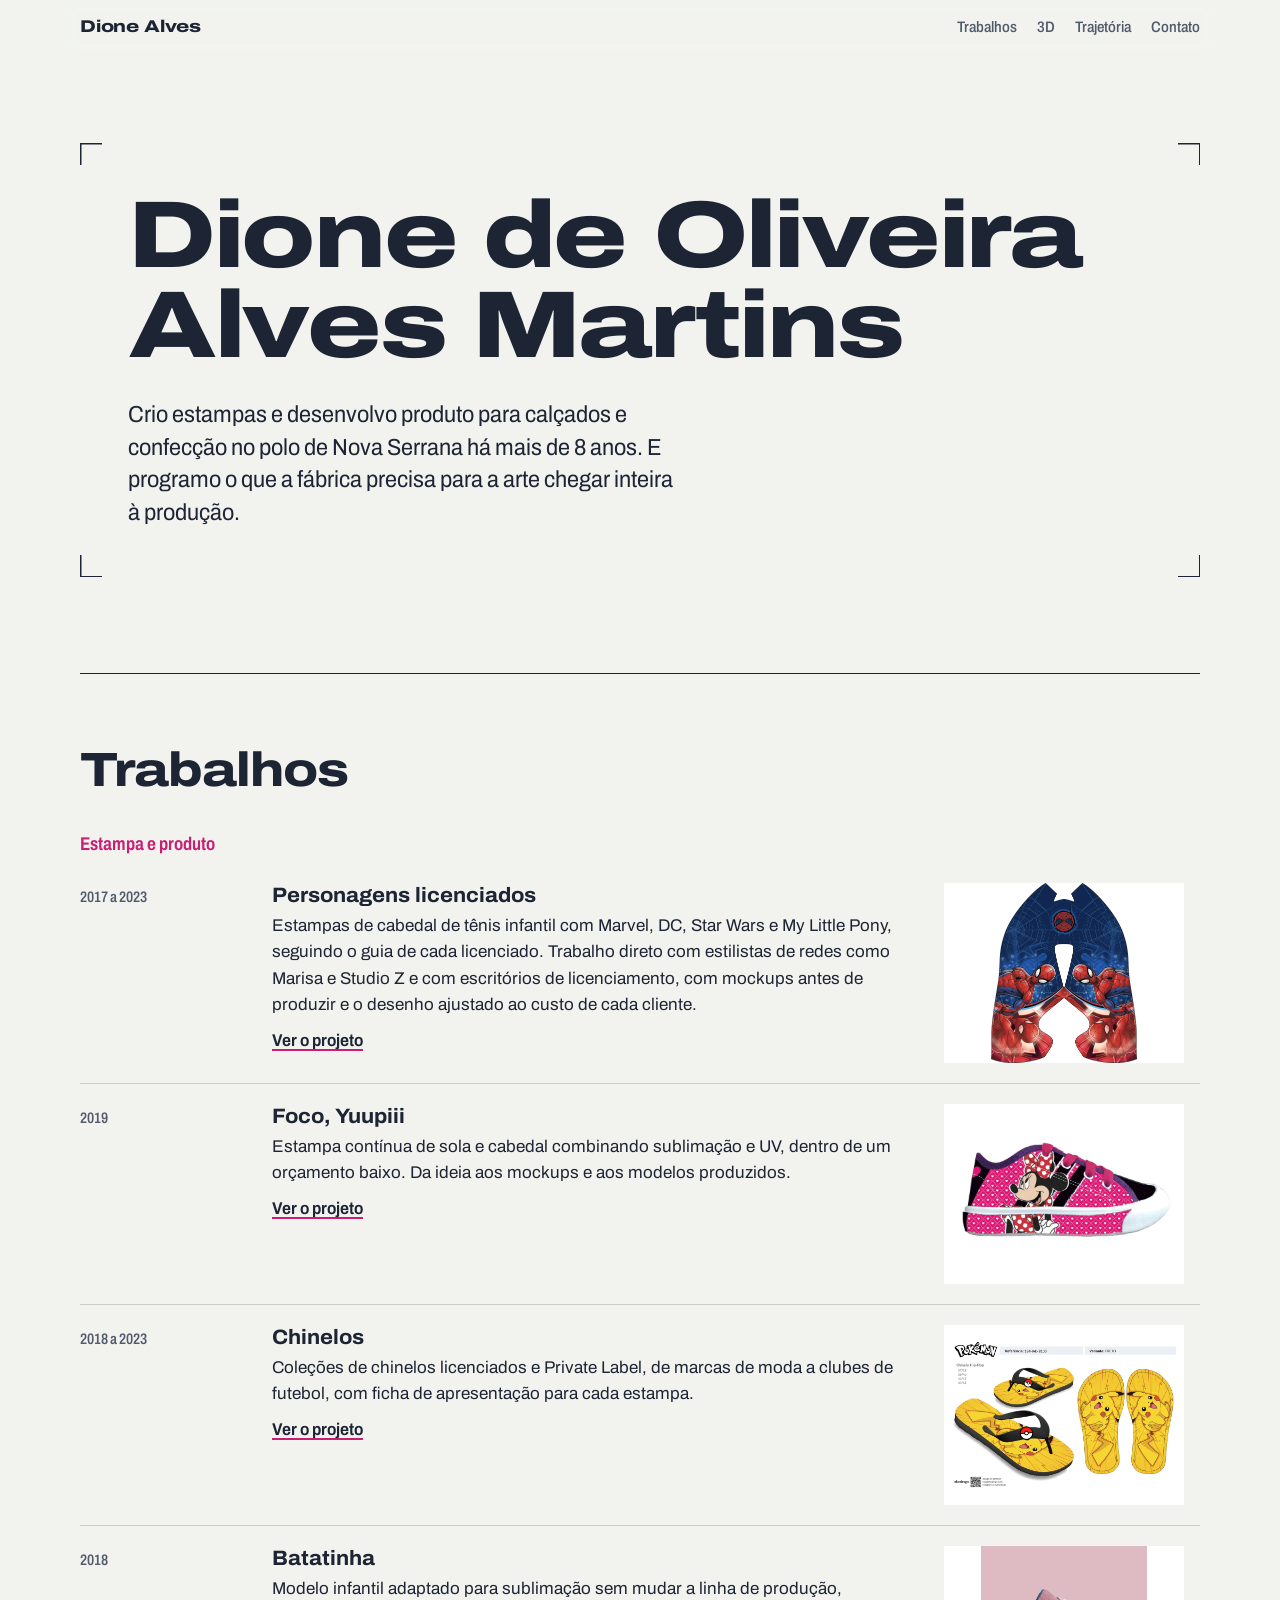
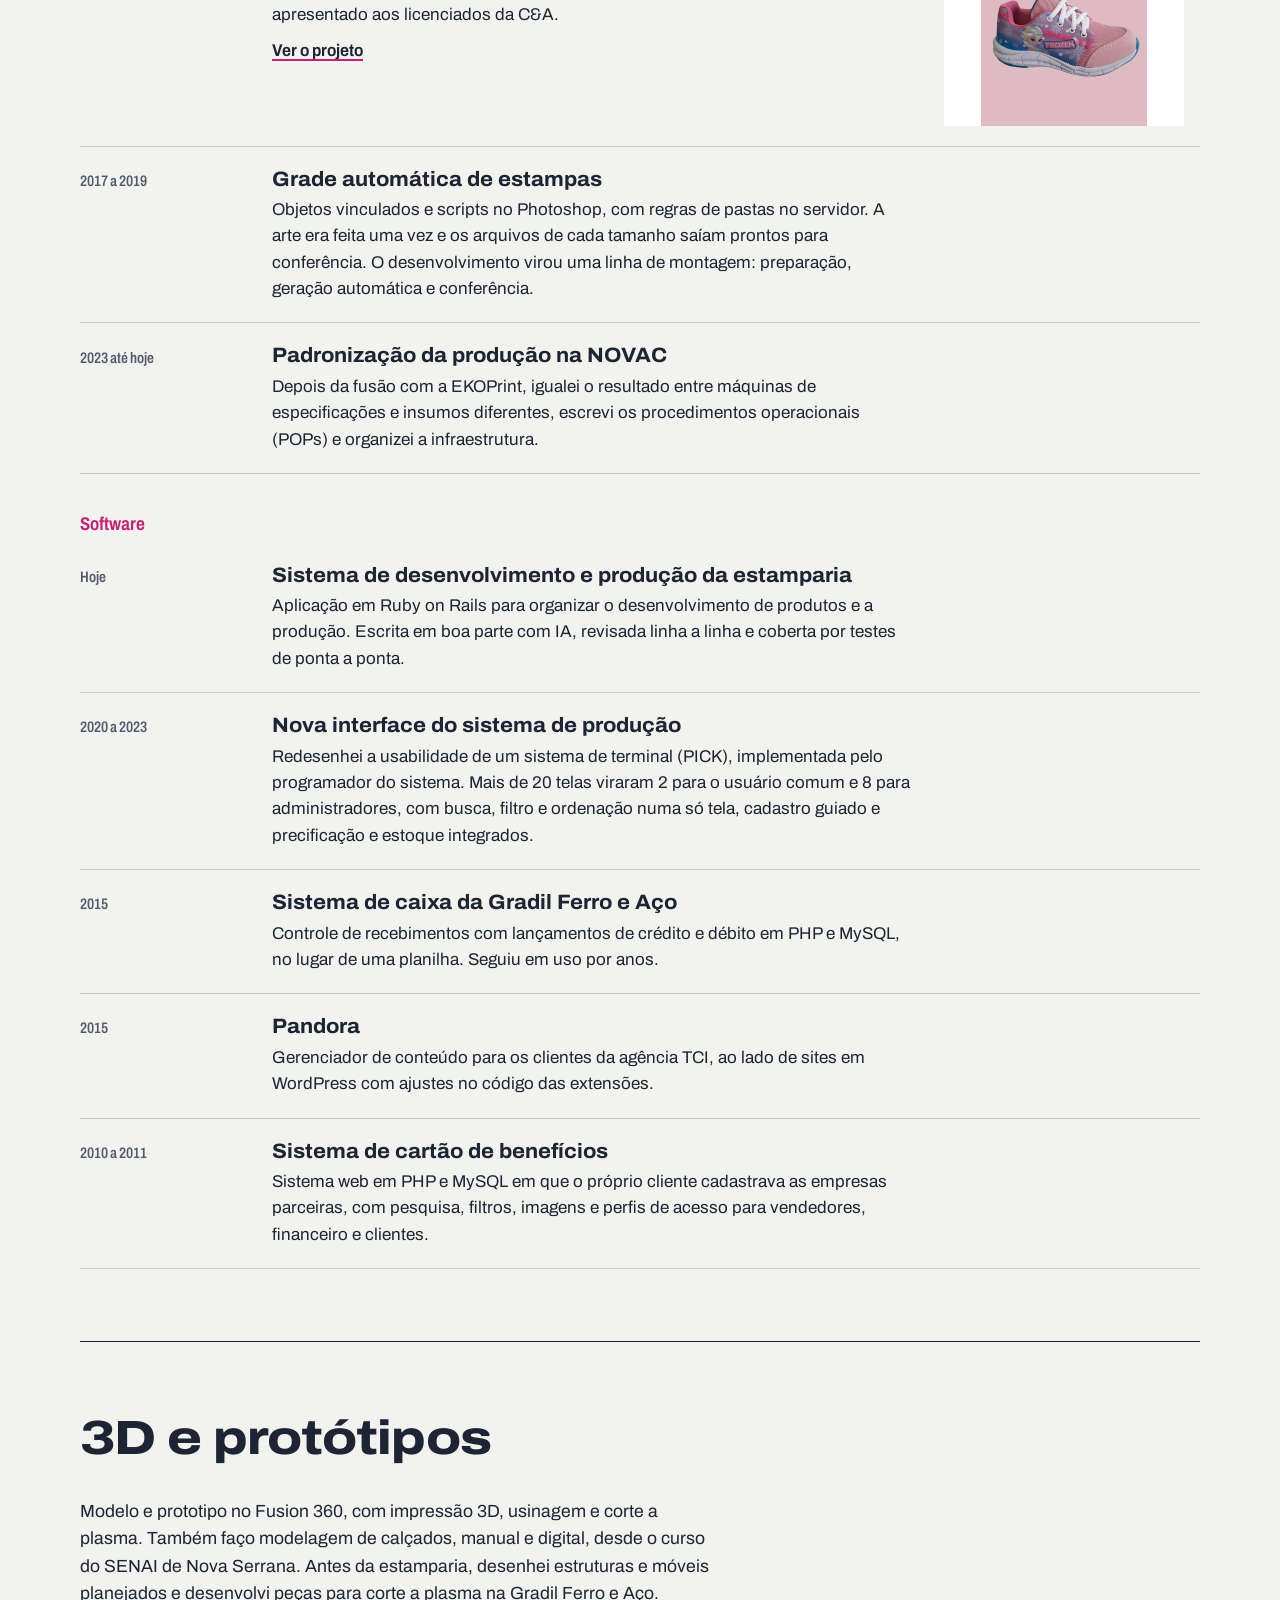
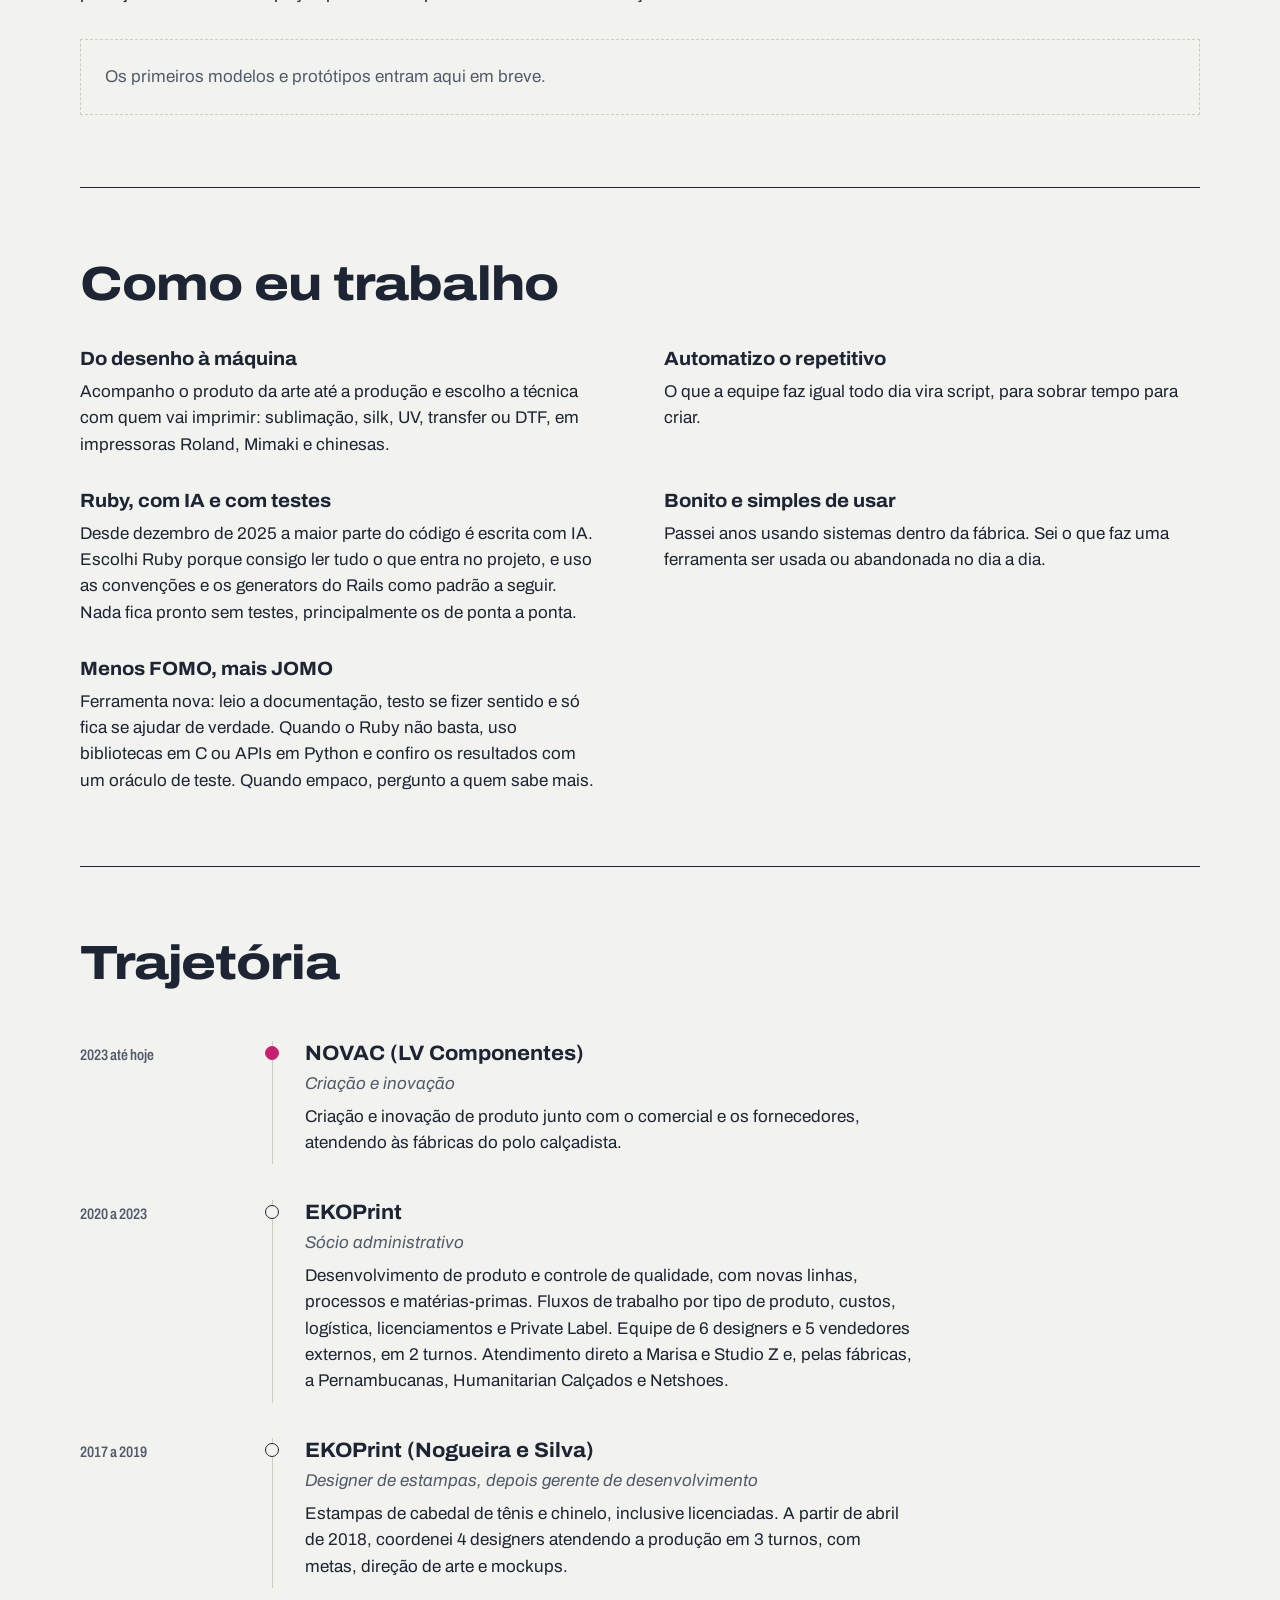
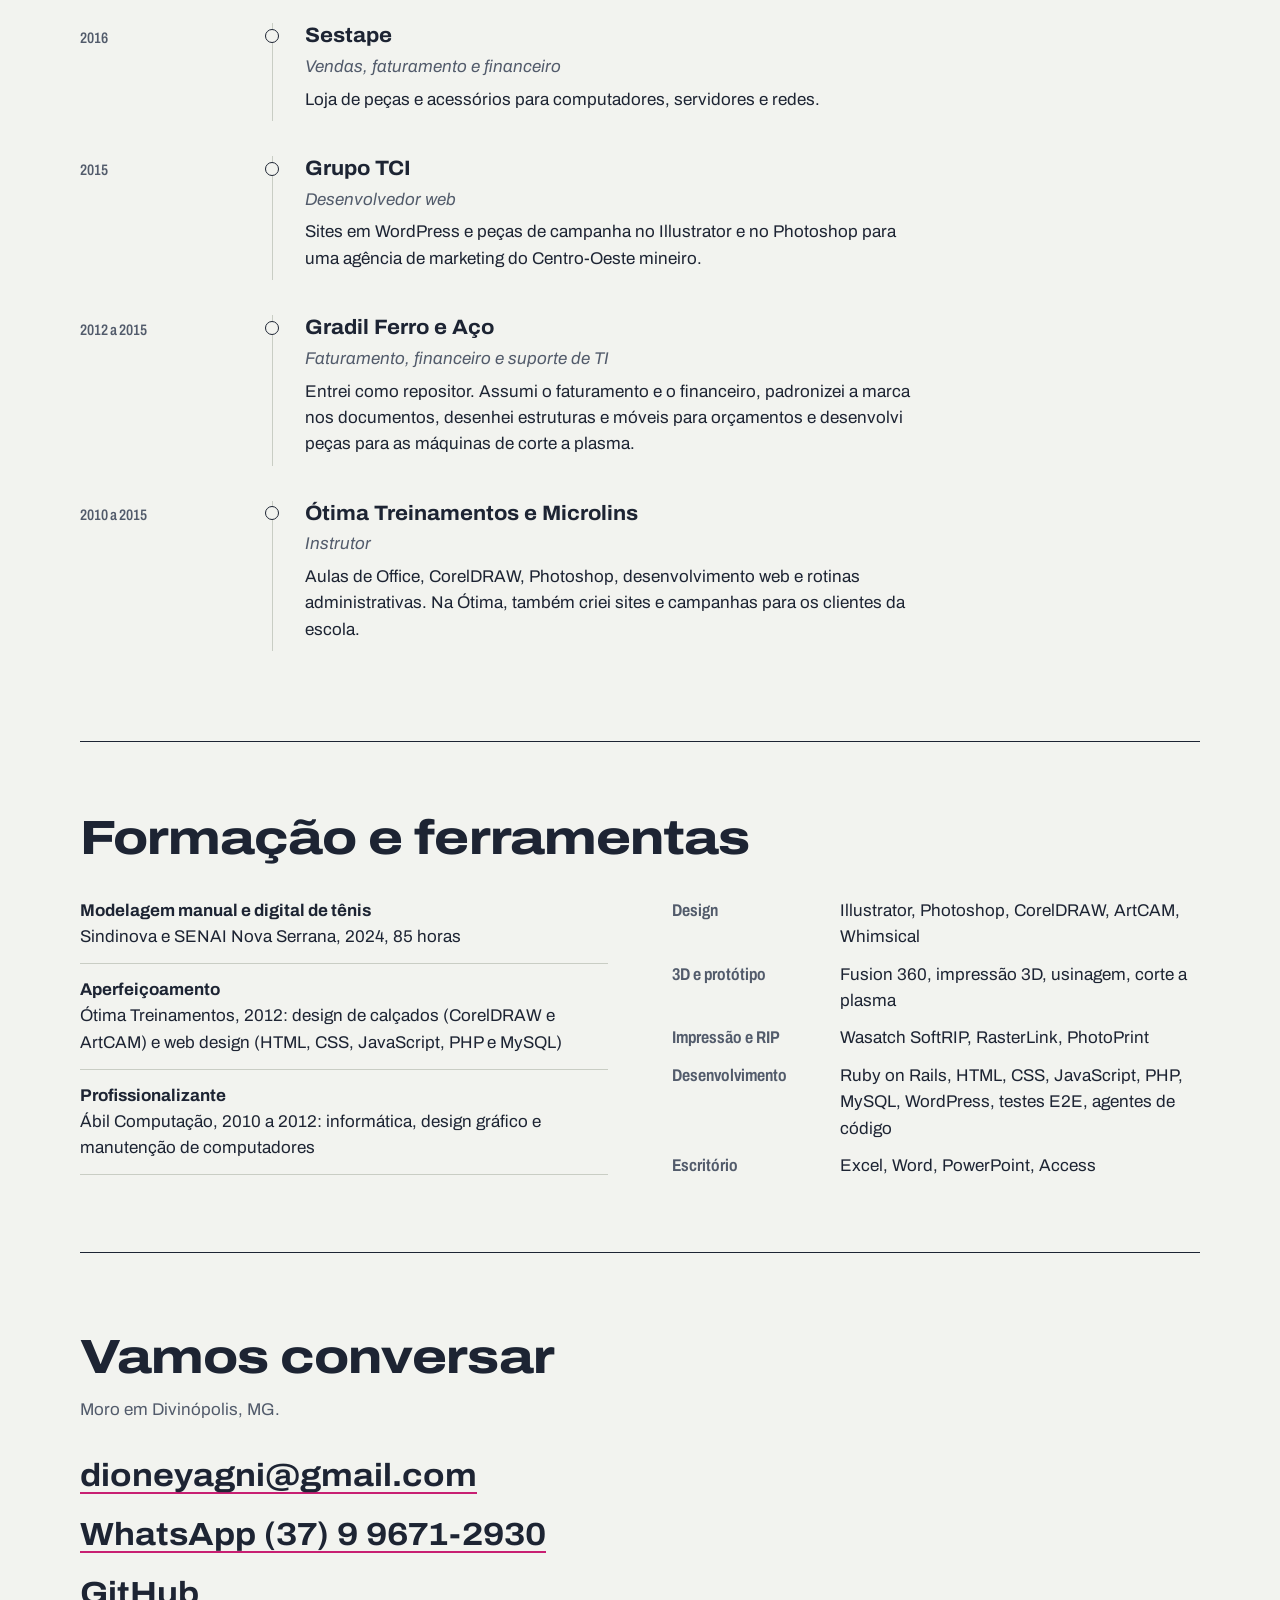
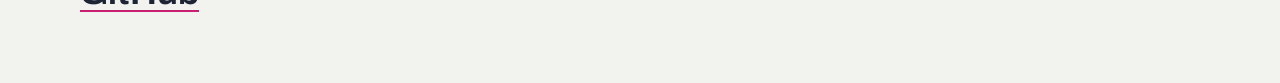
<file: index.html>
<!doctype html>
<html lang="pt-BR">
<head>
  <meta charset="utf-8">
  <meta name="viewport" content="width=device-width, initial-scale=1">
  <title>Dione Alves · Design de estampas, produto e software</title>
  <meta name="description" content="Dione de Oliveira Alves Martins: designer de estampas e produto no polo calçadista de Nova Serrana e desenvolvedor Ruby on Rails. Divinópolis, MG.">
  <link rel="canonical" href="https://dioneyagni.github.io/">

  <meta property="og:type" content="website">
  <meta property="og:locale" content="pt_BR">
  <meta property="og:title" content="Dione Alves · Design de estampas, produto e software">
  <meta property="og:description" content="Mais de 8 anos criando estampas e produto para calçados e confecção, e programando o que a fábrica precisa.">
  <meta property="og:url" content="https://dioneyagni.github.io/">
  <meta name="theme-color" content="#F2F3EF" media="(prefers-color-scheme: light)">
  <meta name="theme-color" content="#151922" media="(prefers-color-scheme: dark)">

  <link rel="preconnect" href="https://fonts.googleapis.com">
  <link rel="preconnect" href="https://fonts.gstatic.com" crossorigin>
  <link rel="stylesheet" href="https://fonts.googleapis.com/css2?family=Archivo:ital,wdth,wght@0,62..125,300..900;1,62..125,400&display=swap">
  <link rel="stylesheet" href="assets/css/site.css">
  <link rel="icon" href="data:image/svg+xml,%3Csvg xmlns='http://www.w3.org/2000/svg' viewBox='0 0 32 32'%3E%3Ccircle cx='16' cy='16' r='9' fill='none' stroke='%23D4237A' stroke-width='2.5'/%3E%3Cpath d='M16 1v30M1 16h30' stroke='%231D2433' stroke-width='2.5'/%3E%3C/svg%3E">

  <!-- Google tag (gtag.js) -->
  <script async src="https://www.googletagmanager.com/gtag/js?id=G-K57JJEJHMC"></script>
  <script>
    window.dataLayer = window.dataLayer || [];
    function gtag(){dataLayer.push(arguments);}
    gtag('js', new Date());
    gtag('config', 'G-K57JJEJHMC');
  </script>
</head>
<body>

  <a class="pular" href="#trabalhos">Pular para os trabalhos</a>

  <header class="topo">
    <a class="marca" href="#inicio">Dione Alves</a>
    <nav aria-label="Seções">
      <a href="#trabalhos">Trabalhos</a>
      <a href="#3d">3D</a>
      <a href="#trajetoria">Trajetória</a>
      <a href="#contato">Contato</a>
    </nav>
  </header>

  <main id="inicio">

    <!-- ============ ABERTURA ============ -->
    <section class="abertura" aria-labelledby="nome">
      <div class="prova">
        <h1 id="nome">Dione de Oliveira<br>Alves Martins</h1>
        <p class="apresentacao">
          Crio estampas e desenvolvo produto para calçados e confecção no polo de Nova Serrana há mais de 8 anos.
          E programo o que a fábrica precisa para a arte chegar inteira à produção.
        </p>
      </div>
    </section>

    <!-- ============ TRABALHOS ============ -->
    <section id="trabalhos" class="secao" aria-labelledby="t-trabalhos">
      <h2 id="t-trabalhos">Trabalhos</h2>

      <h3 class="grupo">Estampa e produto</h3>
      <ul class="trabalhos">
        <li class="com-imagem">
          <p class="quando">2017 a 2023</p>
          <div>
            <h4><a href="trabalhos/personagens.html">Personagens licenciados</a></h4>
            <p>Estampas de cabedal de tênis infantil com Marvel, DC, Star Wars e My Little Pony, seguindo o guia de cada licenciado. Trabalho direto com estilistas de redes como Marisa e Studio Z e com escritórios de licenciamento, com mockups antes de produzir e o desenho ajustado ao custo de cada cliente.</p>
            <a class="ver" href="trabalhos/personagens.html" aria-label="Ver o projeto Personagens licenciados">Ver o projeto</a>
          </div>
          <a class="miniatura" href="trabalhos/personagens.html" tabindex="-1" aria-hidden="true"><img src="assets/img/trabalhos/personagens/marvel-21-p.webp" alt="" loading="lazy" decoding="async"></a>
        </li>
        <li class="com-imagem">
          <p class="quando">2019</p>
          <div>
            <h4><a href="trabalhos/foco.html">Foco, Yuupiii</a></h4>
            <p>Estampa contínua de sola e cabedal combinando sublimação e UV, dentro de um orçamento baixo. Da ideia aos mockups e aos modelos produzidos.</p>
            <a class="ver" href="trabalhos/foco.html" aria-label="Ver o projeto Foco, Yuupiii">Ver o projeto</a>
          </div>
          <a class="miniatura" href="trabalhos/foco.html" tabindex="-1" aria-hidden="true"><img src="assets/img/trabalhos/foco/mockup-07-p.webp" alt="" loading="lazy" decoding="async"></a>
        </li>
        <li class="com-imagem">
          <p class="quando">2018 a 2023</p>
          <div>
            <h4><a href="trabalhos/chinelos.html">Chinelos</a></h4>
            <p>Coleções de chinelos licenciados e Private Label, de marcas de moda a clubes de futebol, com ficha de apresentação para cada estampa.</p>
            <a class="ver" href="trabalhos/chinelos.html" aria-label="Ver o projeto Chinelos">Ver o projeto</a>
          </div>
          <a class="miniatura" href="trabalhos/chinelos.html" tabindex="-1" aria-hidden="true"><img src="assets/img/trabalhos/chinelos/chinelo-02-p.webp" alt="" loading="lazy" decoding="async"></a>
        </li>
        <li class="com-imagem">
          <p class="quando">2018</p>
          <div>
            <h4><a href="trabalhos/batatinha.html">Batatinha</a></h4>
            <p>Modelo infantil adaptado para sublimação sem mudar a linha de produção, apresentado aos licenciados da C&amp;A.</p>
            <a class="ver" href="trabalhos/batatinha.html" aria-label="Ver o projeto Batatinha">Ver o projeto</a>
          </div>
          <a class="miniatura" href="trabalhos/batatinha.html" tabindex="-1" aria-hidden="true"><img src="assets/img/trabalhos/batatinha/tenis-p.webp" alt="" loading="lazy" decoding="async"></a>
        </li>
        <li>
          <p class="quando">2017 a 2019</p>
          <div>
            <h4>Grade automática de estampas</h4>
            <p>Objetos vinculados e scripts no Photoshop, com regras de pastas no servidor. A arte era feita uma vez e os arquivos de cada tamanho saíam prontos para conferência. O desenvolvimento virou uma linha de montagem: preparação, geração automática e conferência.</p>
          </div>
        </li>
        <li>
          <p class="quando">2023 até hoje</p>
          <div>
            <h4>Padronização da produção na NOVAC</h4>
            <p>Depois da fusão com a EKOPrint, igualei o resultado entre máquinas de especificações e insumos diferentes, escrevi os procedimentos operacionais (POPs) e organizei a infraestrutura.</p>
          </div>
        </li>
      </ul>

      <h3 class="grupo">Software</h3>
      <ul class="trabalhos">
        <li>
          <p class="quando">Hoje</p>
          <div>
            <h4>Sistema de desenvolvimento e produção da estamparia</h4>
            <p>Aplicação em Ruby on Rails para organizar o desenvolvimento de produtos e a produção. Escrita em boa parte com IA, revisada linha a linha e coberta por testes de ponta a ponta.</p>
          </div>
        </li>
        <li>
          <p class="quando">2020 a 2023</p>
          <div>
            <h4>Nova interface do sistema de produção</h4>
            <p>Redesenhei a usabilidade de um sistema de terminal (PICK), implementada pelo programador do sistema. Mais de 20 telas viraram 2 para o usuário comum e 8 para administradores, com busca, filtro e ordenação numa só tela, cadastro guiado e precificação e estoque integrados.</p>
          </div>
        </li>
        <li>
          <p class="quando">2015</p>
          <div>
            <h4>Sistema de caixa da Gradil Ferro e Aço</h4>
            <p>Controle de recebimentos com lançamentos de crédito e débito em PHP e MySQL, no lugar de uma planilha. Seguiu em uso por anos.</p>
          </div>
        </li>
        <li>
          <p class="quando">2015</p>
          <div>
            <h4>Pandora</h4>
            <p>Gerenciador de conteúdo para os clientes da agência TCI, ao lado de sites em WordPress com ajustes no código das extensões.</p>
          </div>
        </li>
        <li>
          <p class="quando">2010 a 2011</p>
          <div>
            <h4>Sistema de cartão de benefícios</h4>
            <p>Sistema web em PHP e MySQL em que o próprio cliente cadastrava as empresas parceiras, com pesquisa, filtros, imagens e perfis de acesso para vendedores, financeiro e clientes.</p>
          </div>
        </li>
      </ul>
    </section>

    <!-- ============ 3D E PROTÓTIPOS ============ -->
    <section id="3d" class="secao" aria-labelledby="t-3d">
      <h2 id="t-3d">3D e protótipos</h2>
      <p class="texto">
        Modelo e prototipo no Fusion 360, com impressão 3D, usinagem e corte a plasma. Também faço modelagem de calçados,
        manual e digital, desde o curso do SENAI de Nova Serrana. Antes da estamparia, desenhei estruturas e móveis
        planejados e desenvolvi peças para corte a plasma na Gradil Ferro e Aço.
      </p>

      <!--
        COMO ADICIONAR UM TRABALHO 3D
        1. Coloque a imagem em assets/img/3d/ (ex.: matriz-solado.jpg, 1600px de largura).
        2. Copie o bloco <figure> abaixo para dentro de <div class="galeria-3d">, troque os textos
           e apague a linha class="aguardando" quando o primeiro trabalho entrar.

        <figure>
          <img src="assets/img/3d/matriz-solado.jpg" alt="Descreva o que aparece na imagem" loading="lazy" width="1600" height="1200">
          <figcaption><strong>Nome do projeto</strong> Fusion 360 e impressão 3D, 2025</figcaption>
        </figure>

        Para um modelo 3D girável (.glb), use no lugar da <img>:
        <model-viewer src="assets/img/3d/peca.glb" alt="Descrição" camera-controls auto-rotate></model-viewer>
        e acrescente uma única vez, antes de </body>:
        <script type="module" src="https://cdn.jsdelivr.net/npm/@google/model-viewer/dist/model-viewer.min.js"></script>
      -->
      <div class="galeria-3d">
        <p class="aguardando">Os primeiros modelos e protótipos entram aqui em breve.</p>
      </div>
    </section>

    <!-- ============ COMO EU TRABALHO ============ -->
    <section id="como" class="secao" aria-labelledby="t-como">
      <h2 id="t-como">Como eu trabalho</h2>
      <dl class="principios">
        <div>
          <dt>Do desenho à máquina</dt>
          <dd>Acompanho o produto da arte até a produção e escolho a técnica com quem vai imprimir: sublimação, silk, UV, transfer ou DTF, em impressoras Roland, Mimaki e chinesas.</dd>
        </div>
        <div>
          <dt>Automatizo o repetitivo</dt>
          <dd>O que a equipe faz igual todo dia vira script, para sobrar tempo para criar.</dd>
        </div>
        <div>
          <dt>Ruby, com IA e com testes</dt>
          <dd>Desde dezembro de 2025 a maior parte do código é escrita com IA. Escolhi Ruby porque consigo ler tudo o que entra no projeto, e uso as convenções e os generators do Rails como padrão a seguir. Nada fica pronto sem testes, principalmente os de ponta a ponta.</dd>
        </div>
        <div>
          <dt>Bonito e simples de usar</dt>
          <dd>Passei anos usando sistemas dentro da fábrica. Sei o que faz uma ferramenta ser usada ou abandonada no dia a dia.</dd>
        </div>
        <div>
          <dt>Menos FOMO, mais JOMO</dt>
          <dd>Ferramenta nova: leio a documentação, testo se fizer sentido e só fica se ajudar de verdade. Quando o Ruby não basta, uso bibliotecas em C ou APIs em Python e confiro os resultados com um oráculo de teste. Quando empaco, pergunto a quem sabe mais.</dd>
        </div>
      </dl>
    </section>

    <!-- ============ TRAJETÓRIA ============ -->
    <section id="trajetoria" class="secao" aria-labelledby="t-trajetoria">
      <h2 id="t-trajetoria">Trajetória</h2>
      <ol class="linha">
        <li>
          <p class="quando">2023 até hoje</p>
          <div>
            <h3>NOVAC (LV Componentes)</h3>
            <p class="cargo">Criação e inovação</p>
            <p>Criação e inovação de produto junto com o comercial e os fornecedores, atendendo às fábricas do polo calçadista.</p>
          </div>
        </li>
        <li>
          <p class="quando">2020 a 2023</p>
          <div>
            <h3>EKOPrint</h3>
            <p class="cargo">Sócio administrativo</p>
            <p>Desenvolvimento de produto e controle de qualidade, com novas linhas, processos e matérias-primas. Fluxos de trabalho por tipo de produto, custos, logística, licenciamentos e Private Label. Equipe de 6 designers e 5 vendedores externos, em 2 turnos. Atendimento direto a Marisa e Studio Z e, pelas fábricas, a Pernambucanas, Humanitarian Calçados e Netshoes.</p>
          </div>
        </li>
        <li>
          <p class="quando">2017 a 2019</p>
          <div>
            <h3>EKOPrint (Nogueira e Silva)</h3>
            <p class="cargo">Designer de estampas, depois gerente de desenvolvimento</p>
            <p>Estampas de cabedal de tênis e chinelo, inclusive licenciadas. A partir de abril de 2018, coordenei 4 designers atendendo a produção em 3 turnos, com metas, direção de arte e mockups.</p>
          </div>
        </li>
        <li>
          <p class="quando">2016</p>
          <div>
            <h3>Sestape</h3>
            <p class="cargo">Vendas, faturamento e financeiro</p>
            <p>Loja de peças e acessórios para computadores, servidores e redes.</p>
          </div>
        </li>
        <li>
          <p class="quando">2015</p>
          <div>
            <h3>Grupo TCI</h3>
            <p class="cargo">Desenvolvedor web</p>
            <p>Sites em WordPress e peças de campanha no Illustrator e no Photoshop para uma agência de marketing do Centro-Oeste mineiro.</p>
          </div>
        </li>
        <li>
          <p class="quando">2012 a 2015</p>
          <div>
            <h3>Gradil Ferro e Aço</h3>
            <p class="cargo">Faturamento, financeiro e suporte de TI</p>
            <p>Entrei como repositor. Assumi o faturamento e o financeiro, padronizei a marca nos documentos, desenhei estruturas e móveis para orçamentos e desenvolvi peças para as máquinas de corte a plasma.</p>
          </div>
        </li>
        <li>
          <p class="quando">2010 a 2015</p>
          <div>
            <h3>Ótima Treinamentos e Microlins</h3>
            <p class="cargo">Instrutor</p>
            <p>Aulas de Office, CorelDRAW, Photoshop, desenvolvimento web e rotinas administrativas. Na Ótima, também criei sites e campanhas para os clientes da escola.</p>
          </div>
        </li>
      </ol>
    </section>

    <!-- ============ FORMAÇÃO E FERRAMENTAS ============ -->
    <section id="formacao" class="secao" aria-labelledby="t-formacao">
      <h2 id="t-formacao">Formação e ferramentas</h2>
      <div class="duas">
        <ul class="formacao">
          <li><strong>Modelagem manual e digital de tênis</strong> Sindinova e SENAI Nova Serrana, 2024, 85 horas</li>
          <li><strong>Aperfeiçoamento</strong> Ótima Treinamentos, 2012: design de calçados (CorelDRAW e ArtCAM) e web design (HTML, CSS, JavaScript, PHP e MySQL)</li>
          <li><strong>Profissionalizante</strong> Ábil Computação, 2010 a 2012: informática, design gráfico e manutenção de computadores</li>
        </ul>
        <dl class="ferramentas">
          <dt>Design</dt><dd>Illustrator, Photoshop, CorelDRAW, ArtCAM, Whimsical</dd>
          <dt>3D e protótipo</dt><dd>Fusion 360, impressão 3D, usinagem, corte a plasma</dd>
          <dt>Impressão e RIP</dt><dd>Wasatch SoftRIP, RasterLink, PhotoPrint</dd>
          <dt>Desenvolvimento</dt><dd>Ruby on Rails, HTML, CSS, JavaScript, PHP, MySQL, WordPress, testes E2E, agentes de código</dd>
          <dt>Escritório</dt><dd>Excel, Word, PowerPoint, Access</dd>
        </dl>
      </div>
    </section>

  </main>

  <!-- ============ CONTATO ============ -->
  <footer id="contato" class="contato" aria-labelledby="t-contato">
    <h2 id="t-contato">Vamos conversar</h2>
    <p>Moro em Divinópolis, MG.</p>
    <ul class="canais">
      <li><a href="mailto:dioneyagni@gmail.com">dioneyagni@gmail.com</a></li>
      <li><a href="https://wa.me/5537996712930">WhatsApp (37) 9 9671-2930</a></li>
      <li><a href="https://github.com/dioneyagni">GitHub</a></li>
    </ul>
  </footer>

</body>
</html>
</file>
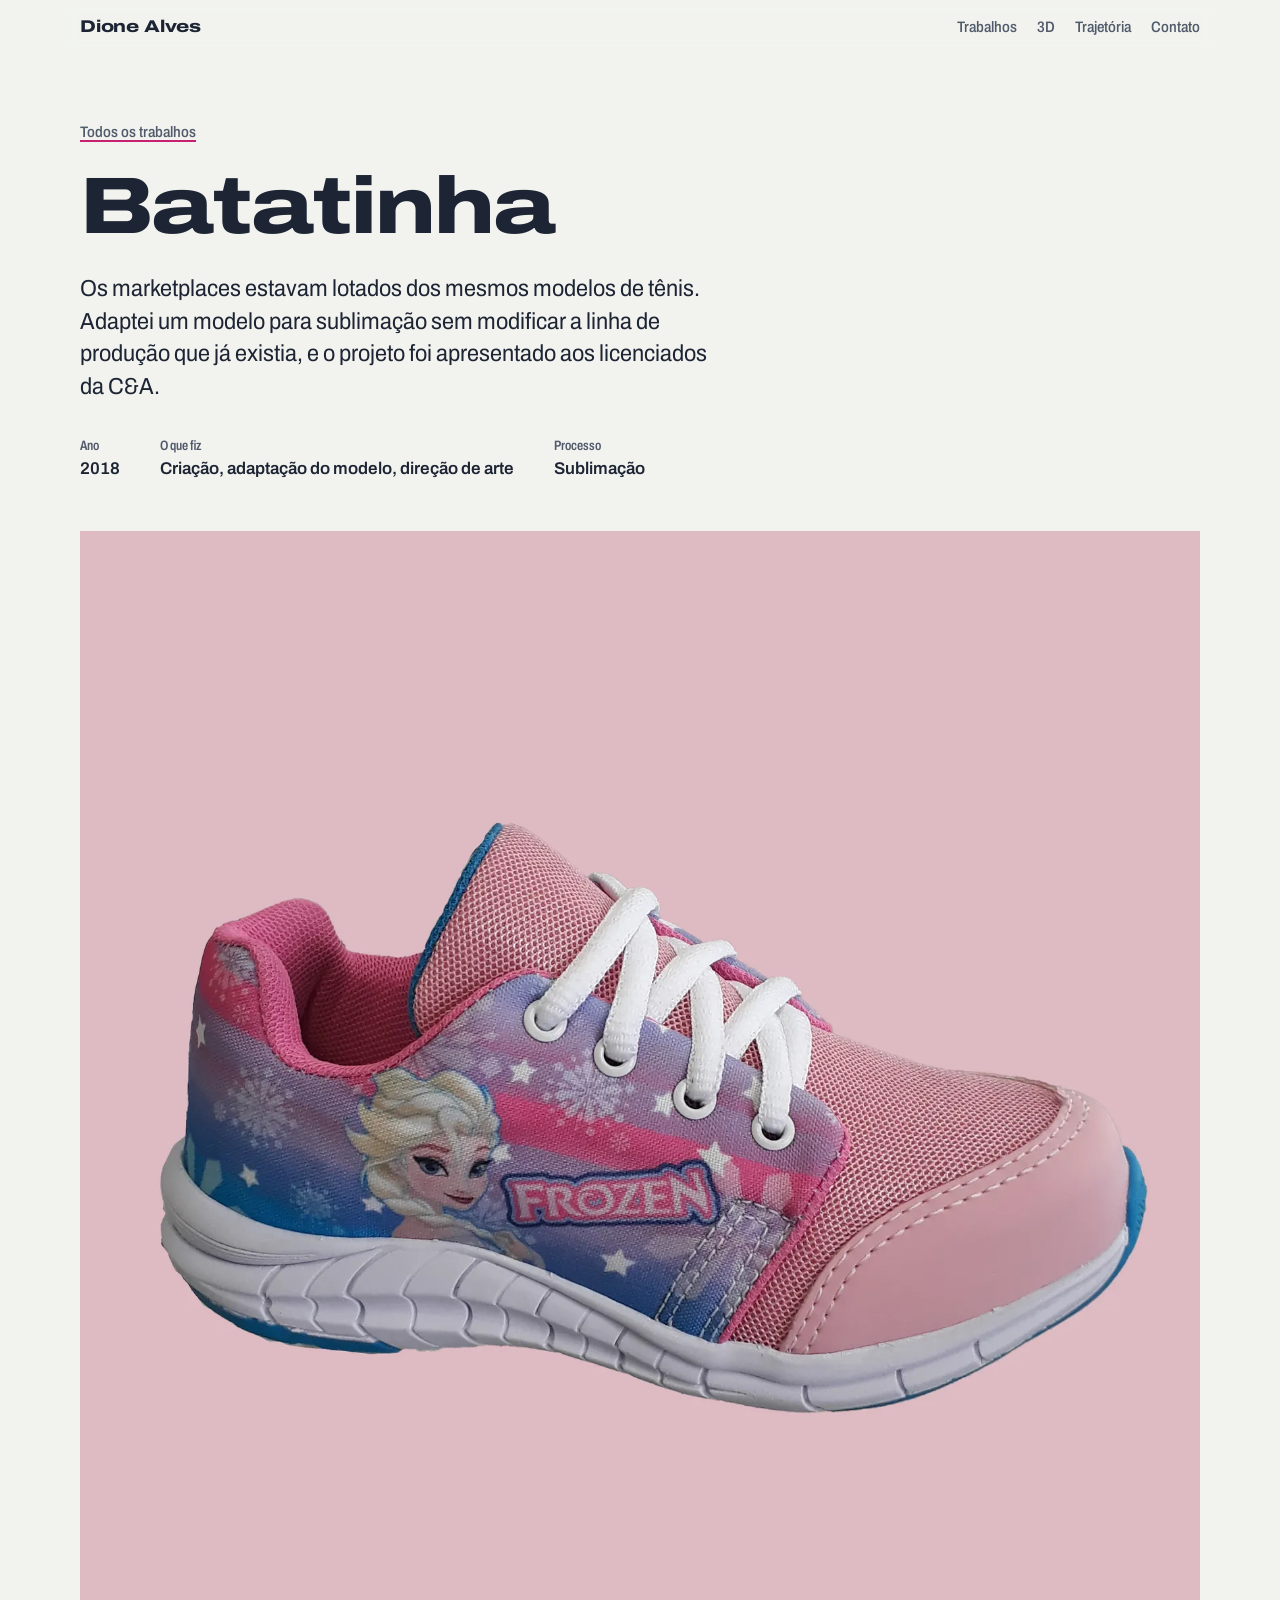
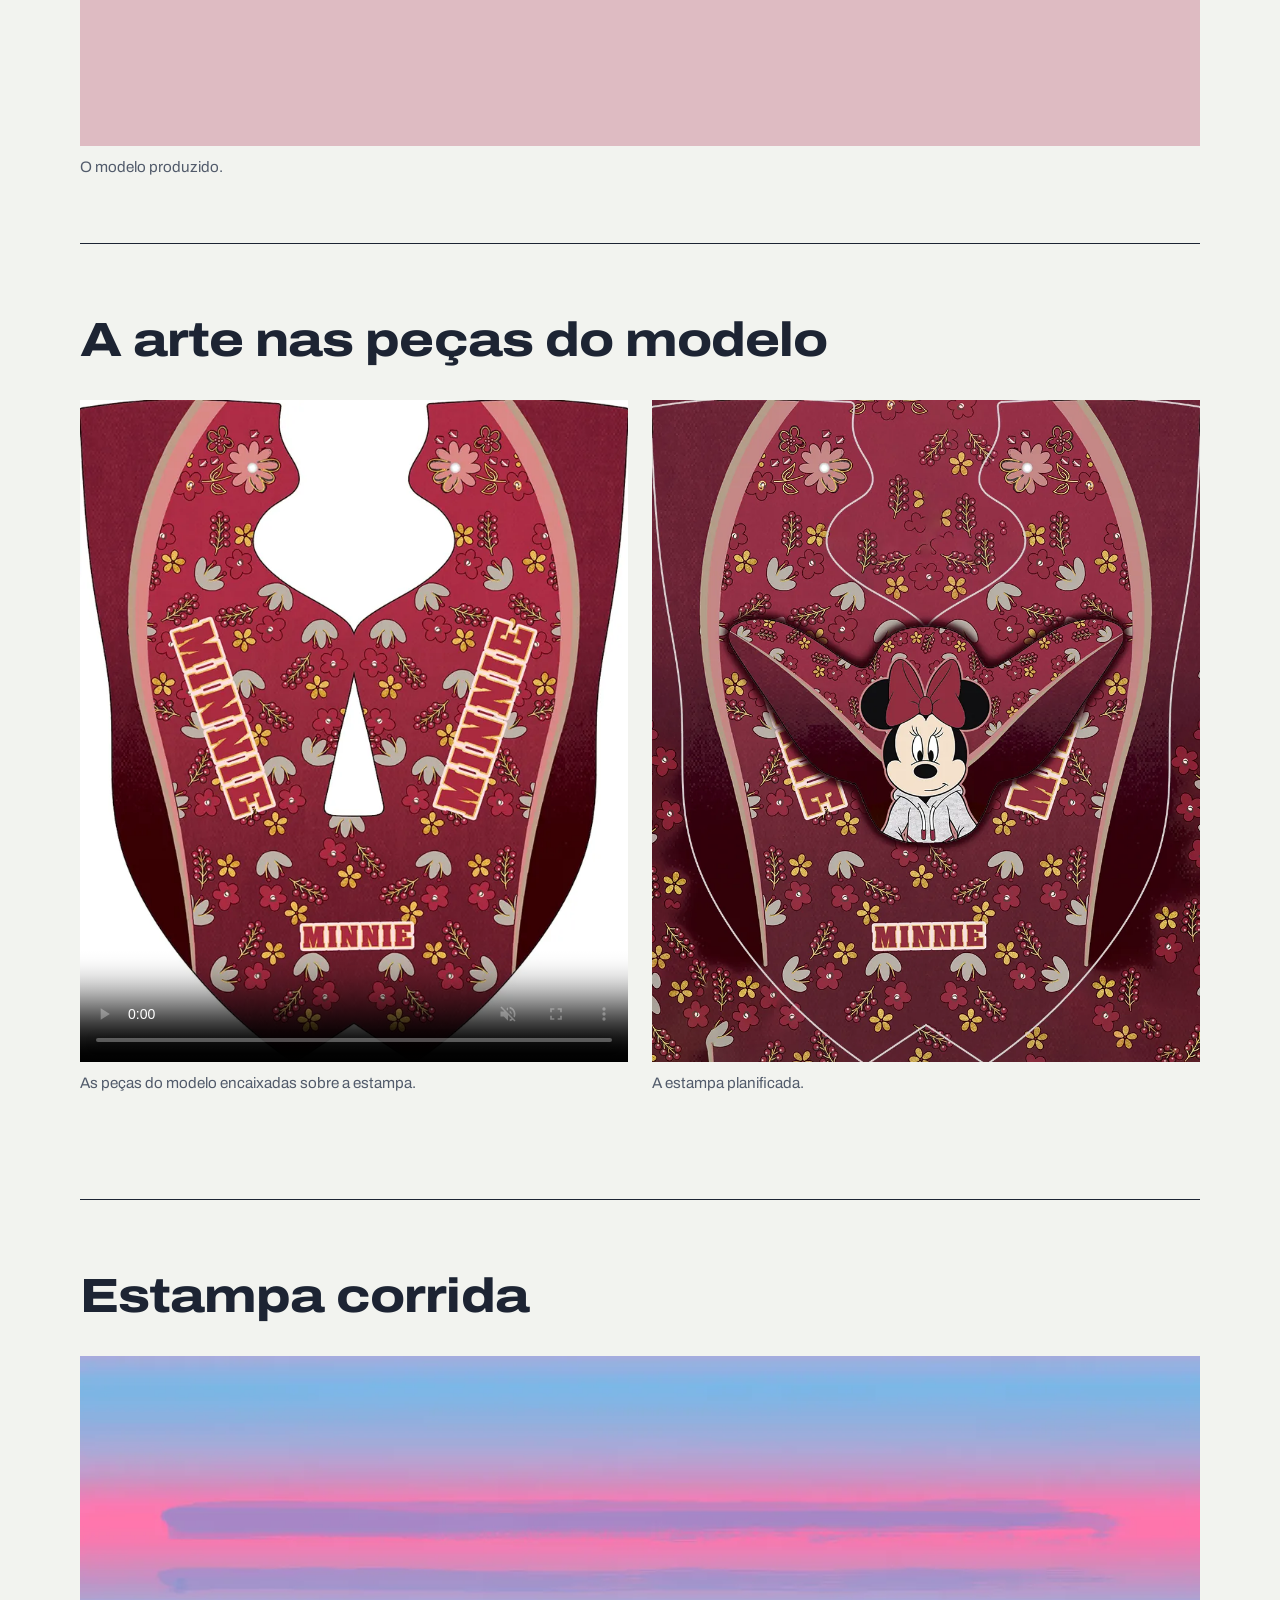
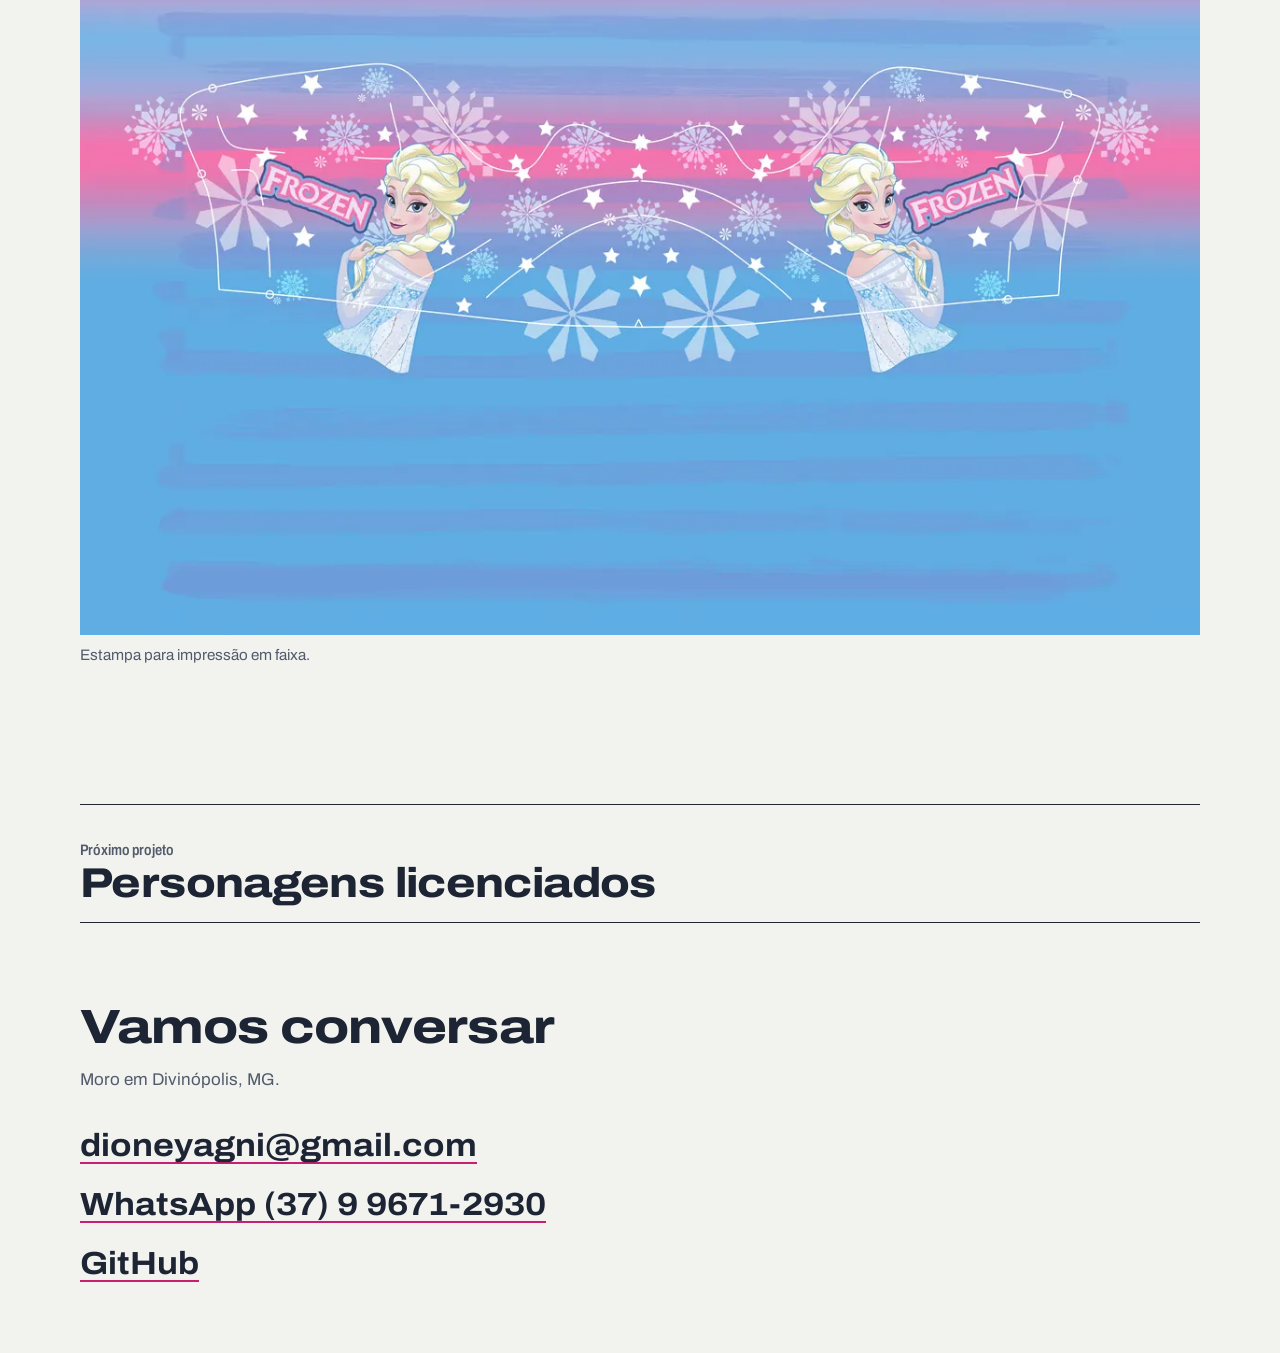
<file: trabalhos/batatinha.html>
<!doctype html>
<html lang="pt-BR">
<head>
  <meta charset="utf-8">
  <meta name="viewport" content="width=device-width, initial-scale=1">
  <title>Batatinha · Dione Alves</title>
  <meta name="description" content="Modelo de tênis infantil adaptado para sublimação sem mudar a linha de produção, apresentado aos licenciados da C&amp;A.">
  <link rel="canonical" href="https://dioneyagni.github.io/trabalhos/batatinha.html">
  <meta property="og:type" content="article">
  <meta property="og:locale" content="pt_BR">
  <meta property="og:title" content="Batatinha · Dione Alves">
  <meta property="og:description" content="Modelo de tênis infantil adaptado para sublimação sem mudar a linha de produção, apresentado aos licenciados da C&amp;A.">
  <meta property="og:image" content="https://dioneyagni.github.io/assets/img/trabalhos/batatinha/tenis.webp">
  <meta name="theme-color" content="#F2F3EF" media="(prefers-color-scheme: light)">
  <meta name="theme-color" content="#151922" media="(prefers-color-scheme: dark)">
  <link rel="preconnect" href="https://fonts.googleapis.com">
  <link rel="preconnect" href="https://fonts.gstatic.com" crossorigin>
  <link rel="stylesheet" href="https://fonts.googleapis.com/css2?family=Archivo:ital,wdth,wght@0,62..125,300..900;1,62..125,400&display=swap">
  <link rel="stylesheet" href="../assets/css/site.css">
  <link rel="icon" href="data:image/svg+xml,%3Csvg xmlns='http://www.w3.org/2000/svg' viewBox='0 0 32 32'%3E%3Ccircle cx='16' cy='16' r='9' fill='none' stroke='%23D4237A' stroke-width='2.5'/%3E%3Cpath d='M16 1v30M1 16h30' stroke='%231D2433' stroke-width='2.5'/%3E%3C/svg%3E">

  <!-- Google tag (gtag.js) -->
  <script async src="https://www.googletagmanager.com/gtag/js?id=G-K57JJEJHMC"></script>
  <script>
    window.dataLayer = window.dataLayer || [];
    function gtag(){dataLayer.push(arguments);}
    gtag('js', new Date());
    gtag('config', 'G-K57JJEJHMC');
  </script>
  <script src="../assets/js/galeria.js" defer></script>
</head>
<body class="projeto">

  <a class="pular" href="#conteudo">Pular para o conteúdo</a>

  <header class="topo">
    <a class="marca" href="../">Dione Alves</a>
    <nav aria-label="Seções">
      <a href="../#trabalhos">Trabalhos</a>
      <a href="../#3d">3D</a>
      <a href="../#trajetoria">Trajetória</a>
      <a href="../#contato">Contato</a>
    </nav>
  </header>

<main id="conteudo">
  <article>
  <header class="projeto-topo">
    <a class="voltar" href="../#trabalhos">Todos os trabalhos</a>
    <h1>Batatinha</h1>
    <p class="apresentacao">Os marketplaces estavam lotados dos mesmos modelos de tênis. Adaptei um modelo para sublimação sem modificar a linha de produção que já existia, e o projeto foi apresentado aos licenciados da C&amp;A.</p>
    <dl class="ficha">
      <div><dt>Ano</dt><dd>2018</dd></div>
      <div><dt>O que fiz</dt><dd>Criação, adaptação do modelo, direção de arte</dd></div>
      <div><dt>Processo</dt><dd>Sublimação</dd></div>
    </dl>
  </header>
    <figure class="midia">
      <a href="../assets/img/trabalhos/batatinha/tenis.webp" data-w="1659" data-h="1800"><img src="../assets/img/trabalhos/batatinha/tenis-p.webp" srcset="../assets/img/trabalhos/batatinha/tenis-p.webp 663w, ../assets/img/trabalhos/batatinha/tenis.webp 1659w" sizes="(min-width: 72rem) 70rem, 100vw" width="663" height="720" alt="Tênis infantil rosa com estampa de personagem em sublimação" decoding="async"></a>
      <figcaption>O modelo produzido.</figcaption>
    </figure>

  <section class="secao">
    <h2>A arte nas peças do modelo</h2>
    <div class="duas-midias">
    <figure class="midia">
      <video src="../assets/img/trabalhos/batatinha/arte-animada.mp4" poster="../assets/img/trabalhos/batatinha/arte-animada-poster.webp" width="745" height="900" muted loop playsinline preload="none" data-auto aria-label="As peças do modelo encaixadas sobre a estampa."></video>
      <figcaption>As peças do modelo encaixadas sobre a estampa.</figcaption>
    </figure>
    <figure class="midia">
      <a href="../assets/img/trabalhos/batatinha/arte.webp" data-w="898" data-h="1085"><img src="../assets/img/trabalhos/batatinha/arte-p.webp" srcset="../assets/img/trabalhos/batatinha/arte-p.webp 596w, ../assets/img/trabalhos/batatinha/arte.webp 898w" sizes="(min-width: 72rem) 70rem, 100vw" width="596" height="720" alt="Estampa planificada de cabedal com flores e personagem sobre fundo vinho" decoding="async"></a>
      <figcaption>A estampa planificada.</figcaption>
    </figure>
    </div>
  </section>

  <section class="secao">
    <h2>Estampa corrida</h2>
    <figure class="midia">
      <a href="../assets/img/trabalhos/batatinha/faixa.webp" data-w="2400" data-h="1882"><img src="../assets/img/trabalhos/batatinha/faixa-p.webp" srcset="../assets/img/trabalhos/batatinha/faixa-p.webp 1200w, ../assets/img/trabalhos/batatinha/faixa.webp 2400w" sizes="(min-width: 72rem) 70rem, 100vw" width="1200" height="941" alt="Estampa azul e rosa com personagens e flocos de neve" decoding="async"></a>
      <figcaption>Estampa para impressão em faixa.</figcaption>
    </figure>
  </section>
  <nav class="proximo" aria-label="Outros projetos">
    <a href="personagens.html"><span>Próximo projeto</span> Personagens licenciados</a>
  </nav>
  </article>
</main>

  <footer id="contato" class="contato" aria-labelledby="t-contato">
    <h2 id="t-contato">Vamos conversar</h2>
    <p>Moro em Divinópolis, MG.</p>
    <ul class="canais">
      <li><a href="mailto:dioneyagni@gmail.com">dioneyagni@gmail.com</a></li>
      <li><a href="https://wa.me/5537996712930">WhatsApp (37) 9 9671-2930</a></li>
      <li><a href="https://github.com/dioneyagni">GitHub</a></li>
    </ul>
  </footer>

</body>
</html>
</file>
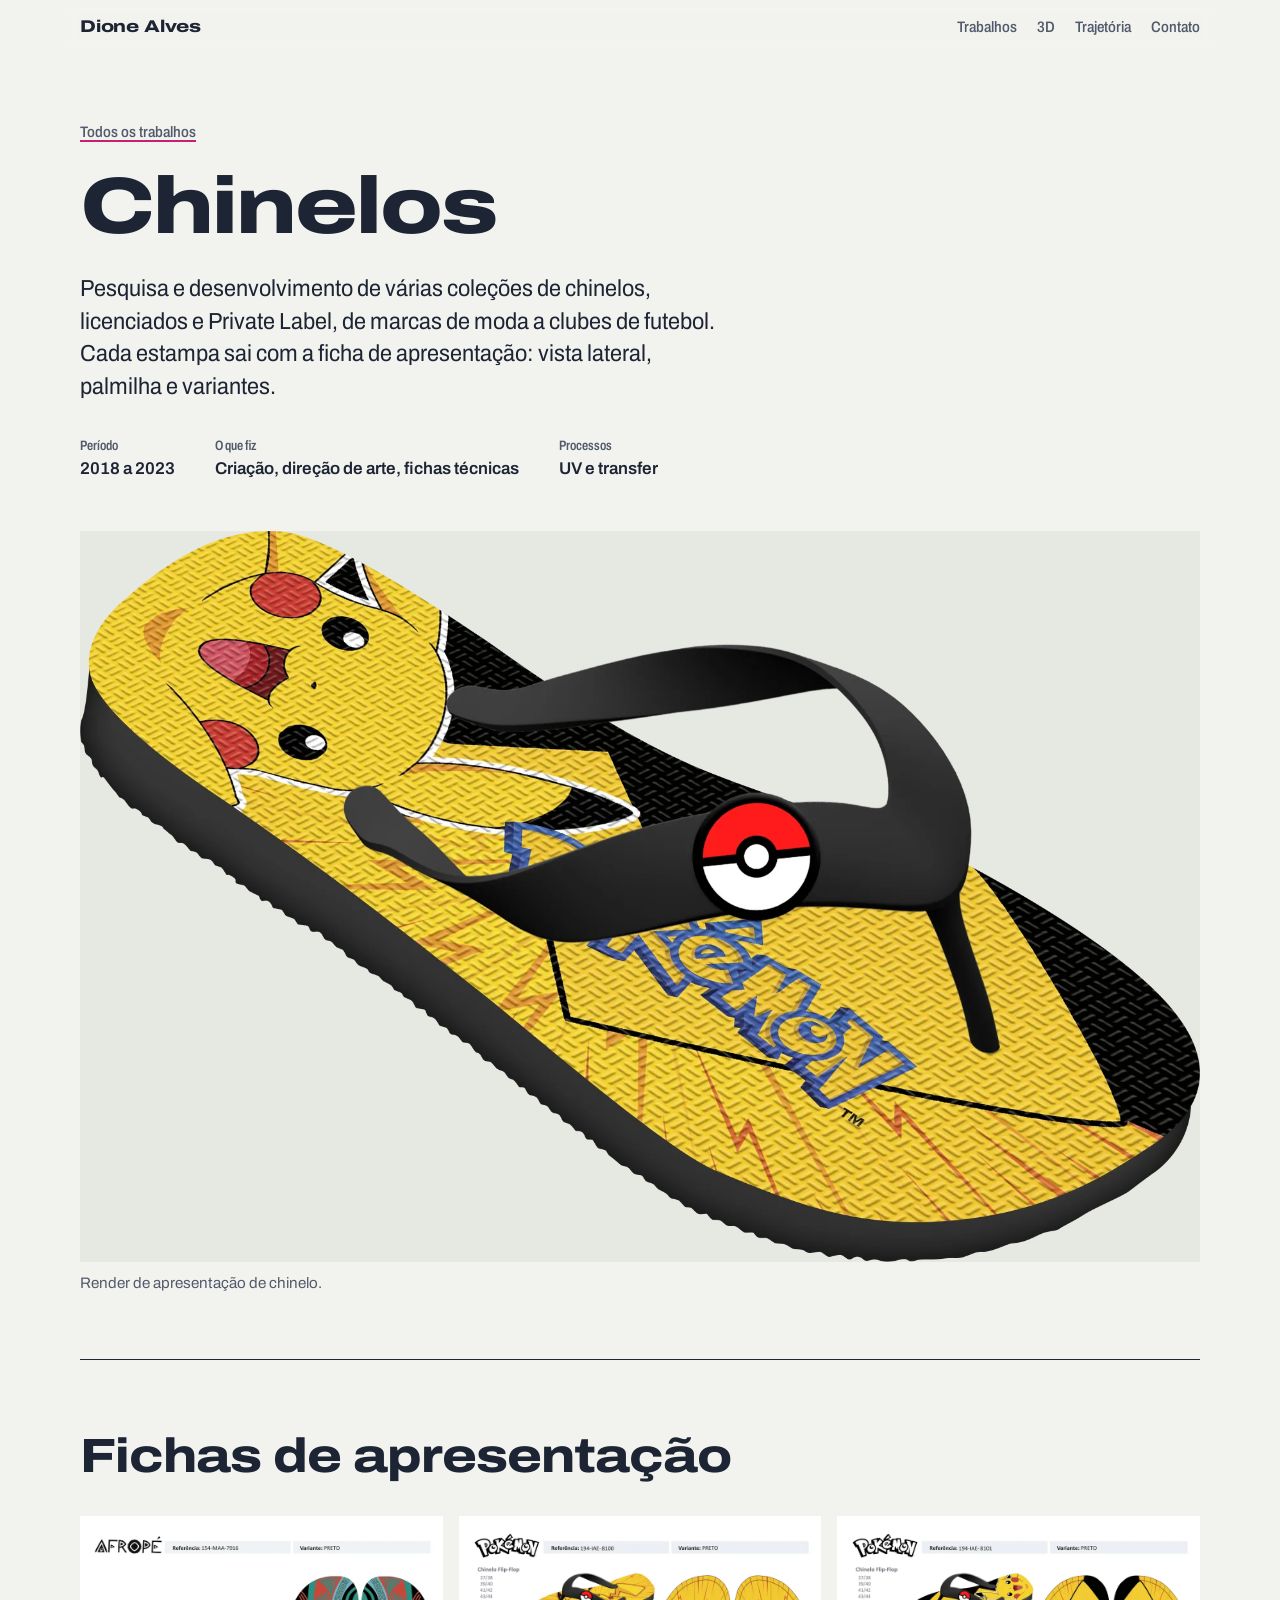
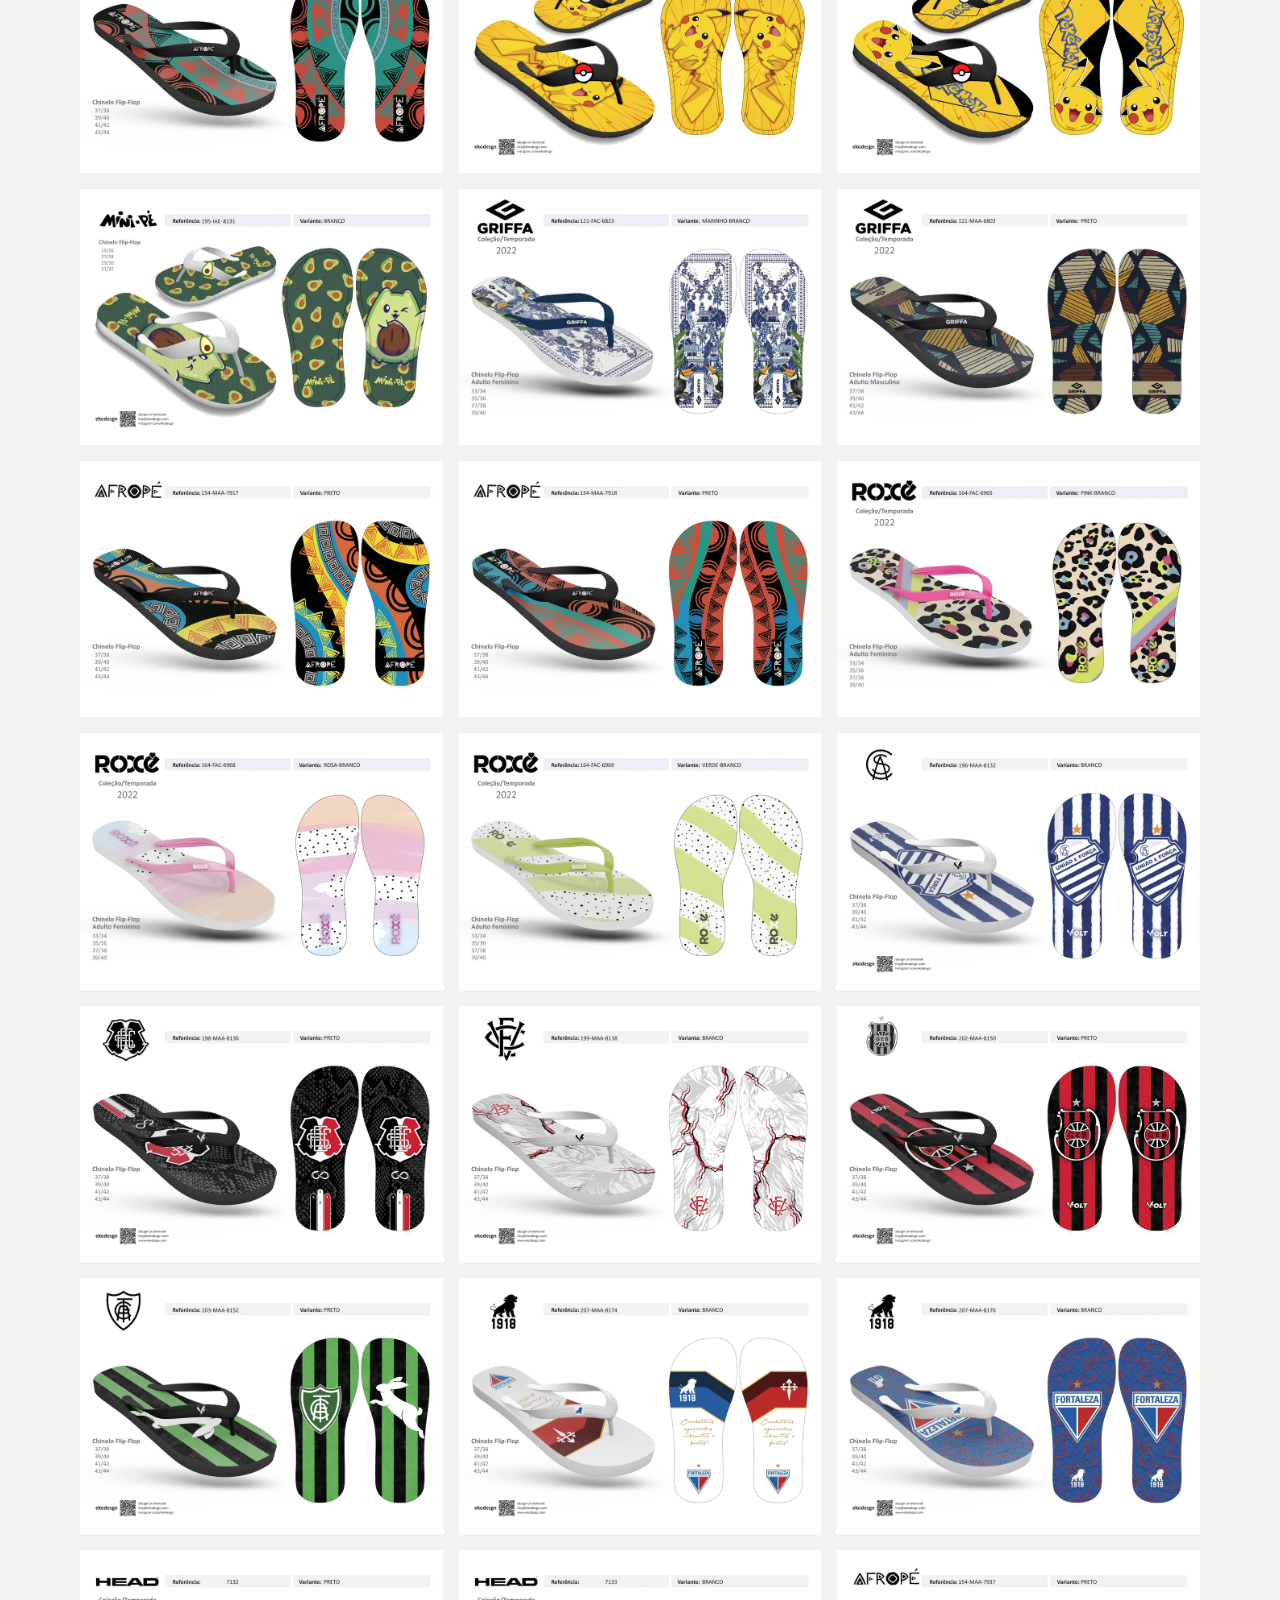
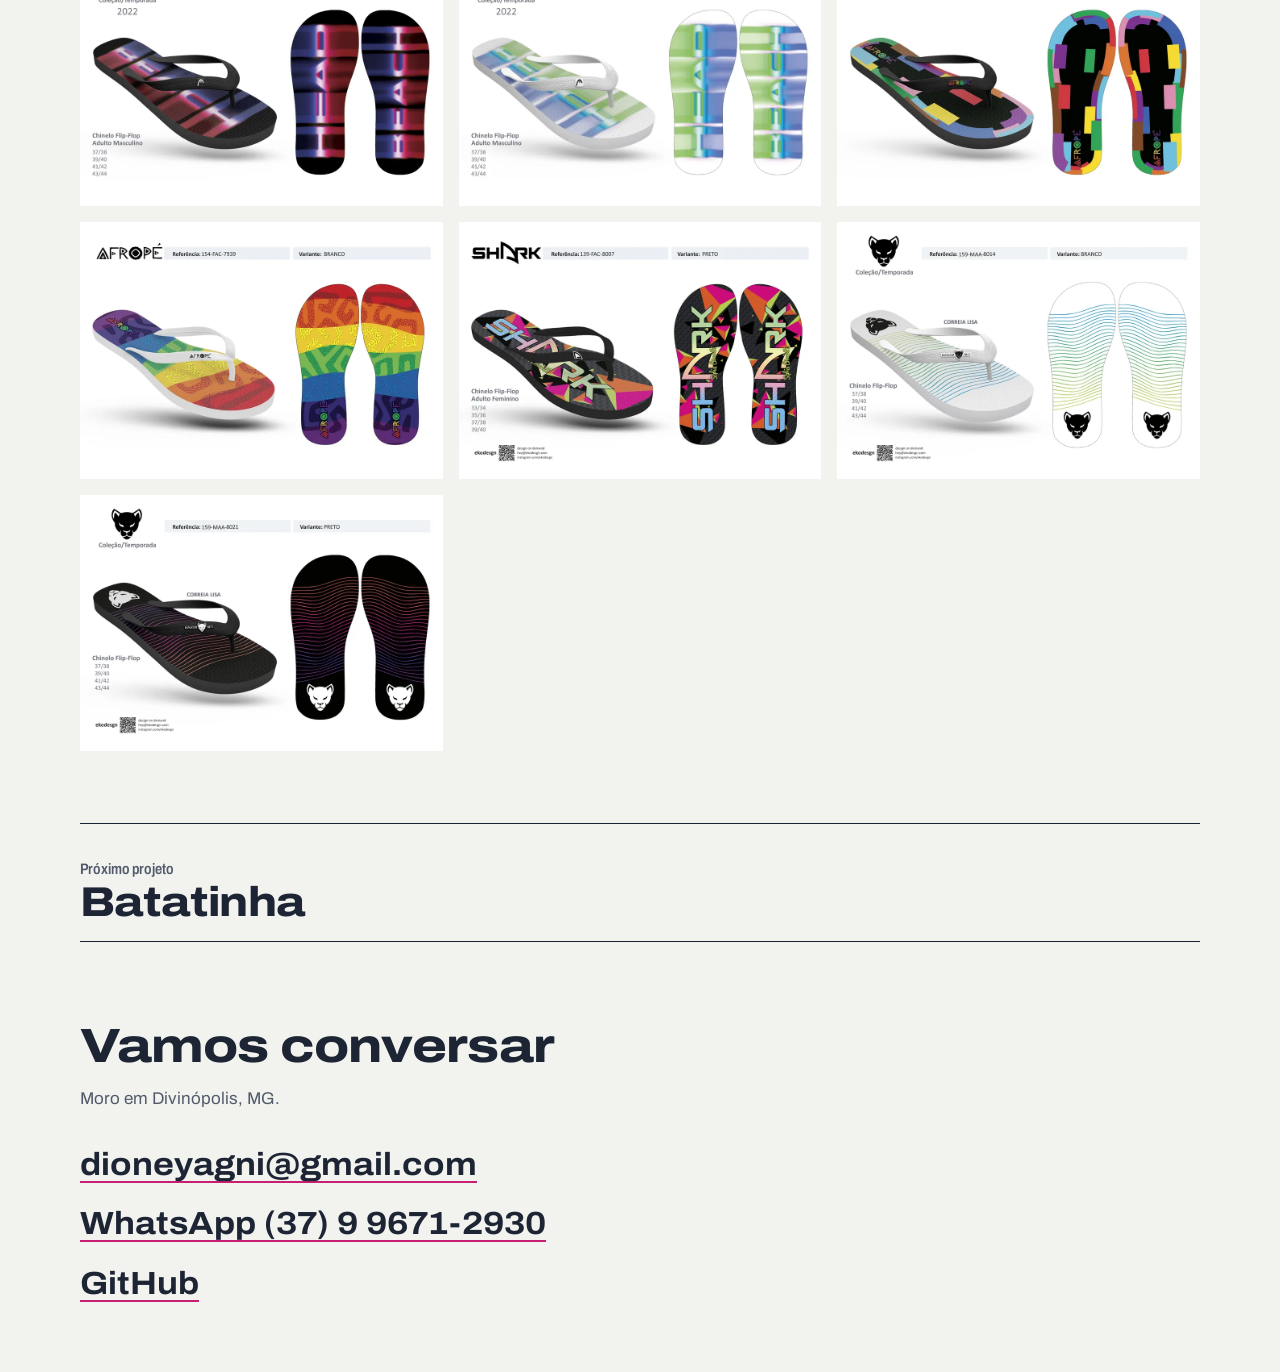
<file: trabalhos/chinelos.html>
<!doctype html>
<html lang="pt-BR">
<head>
  <meta charset="utf-8">
  <meta name="viewport" content="width=device-width, initial-scale=1">
  <title>Chinelos · Dione Alves</title>
  <meta name="description" content="Pesquisa e desenvolvimento de coleções de chinelos licenciados e Private Label.">
  <link rel="canonical" href="https://dioneyagni.github.io/trabalhos/chinelos.html">
  <meta property="og:type" content="article">
  <meta property="og:locale" content="pt_BR">
  <meta property="og:title" content="Chinelos · Dione Alves">
  <meta property="og:description" content="Pesquisa e desenvolvimento de coleções de chinelos licenciados e Private Label.">
  <meta property="og:image" content="https://dioneyagni.github.io/assets/img/trabalhos/chinelos/chinelo-02.webp">
  <meta name="theme-color" content="#F2F3EF" media="(prefers-color-scheme: light)">
  <meta name="theme-color" content="#151922" media="(prefers-color-scheme: dark)">
  <link rel="preconnect" href="https://fonts.googleapis.com">
  <link rel="preconnect" href="https://fonts.gstatic.com" crossorigin>
  <link rel="stylesheet" href="https://fonts.googleapis.com/css2?family=Archivo:ital,wdth,wght@0,62..125,300..900;1,62..125,400&display=swap">
  <link rel="stylesheet" href="../assets/css/site.css">
  <link rel="icon" href="data:image/svg+xml,%3Csvg xmlns='http://www.w3.org/2000/svg' viewBox='0 0 32 32'%3E%3Ccircle cx='16' cy='16' r='9' fill='none' stroke='%23D4237A' stroke-width='2.5'/%3E%3Cpath d='M16 1v30M1 16h30' stroke='%231D2433' stroke-width='2.5'/%3E%3C/svg%3E">

  <!-- Google tag (gtag.js) -->
  <script async src="https://www.googletagmanager.com/gtag/js?id=G-K57JJEJHMC"></script>
  <script>
    window.dataLayer = window.dataLayer || [];
    function gtag(){dataLayer.push(arguments);}
    gtag('js', new Date());
    gtag('config', 'G-K57JJEJHMC');
  </script>
  <script src="../assets/js/galeria.js" defer></script>
</head>
<body class="projeto">

  <a class="pular" href="#conteudo">Pular para o conteúdo</a>

  <header class="topo">
    <a class="marca" href="../">Dione Alves</a>
    <nav aria-label="Seções">
      <a href="../#trabalhos">Trabalhos</a>
      <a href="../#3d">3D</a>
      <a href="../#trajetoria">Trajetória</a>
      <a href="../#contato">Contato</a>
    </nav>
  </header>

<main id="conteudo">
  <article>
  <header class="projeto-topo">
    <a class="voltar" href="../#trabalhos">Todos os trabalhos</a>
    <h1>Chinelos</h1>
    <p class="apresentacao">Pesquisa e desenvolvimento de várias coleções de chinelos, licenciados e Private Label, de marcas de moda a clubes de futebol. Cada estampa sai com a ficha de apresentação: vista lateral, palmilha e variantes.</p>
    <dl class="ficha">
      <div><dt>Período</dt><dd>2018 a 2023</dd></div>
      <div><dt>O que fiz</dt><dd>Criação, direção de arte, fichas técnicas</dd></div>
      <div><dt>Processos</dt><dd>UV e transfer</dd></div>
    </dl>
  </header>
    <figure class="midia">
      <a href="../assets/img/trabalhos/chinelos/pokemon-d.webp" data-w="1747" data-h="1141"><img src="../assets/img/trabalhos/chinelos/pokemon-d-p.webp" srcset="../assets/img/trabalhos/chinelos/pokemon-d-p.webp 720w, ../assets/img/trabalhos/chinelos/pokemon-d.webp 1747w" sizes="(min-width: 72rem) 70rem, 100vw" width="720" height="470" alt="Render de chinelo amarelo com estampa de personagem" decoding="async"></a>
      <figcaption>Render de apresentação de chinelo.</figcaption>
    </figure>

  <section class="secao">
    <h2>Fichas de apresentação</h2>
    <ul class="galeria largas">
      <li><a href="../assets/img/trabalhos/chinelos/chinelo-01.webp" data-w="2000" data-h="1414"><img src="../assets/img/trabalhos/chinelos/chinelo-01-p.webp" width="900" height="636" alt="Ficha de apresentação de chinelo, com vista lateral e palmilhas, 1 de 25" loading="lazy" decoding="async"></a></li>
      <li><a href="../assets/img/trabalhos/chinelos/chinelo-02.webp" data-w="2000" data-h="1414"><img src="../assets/img/trabalhos/chinelos/chinelo-02-p.webp" width="900" height="636" alt="Ficha de apresentação de chinelo, com vista lateral e palmilhas, 2 de 25" loading="lazy" decoding="async"></a></li>
      <li><a href="../assets/img/trabalhos/chinelos/chinelo-03.webp" data-w="2000" data-h="1414"><img src="../assets/img/trabalhos/chinelos/chinelo-03-p.webp" width="900" height="636" alt="Ficha de apresentação de chinelo, com vista lateral e palmilhas, 3 de 25" loading="lazy" decoding="async"></a></li>
      <li><a href="../assets/img/trabalhos/chinelos/chinelo-04.webp" data-w="2000" data-h="1414"><img src="../assets/img/trabalhos/chinelos/chinelo-04-p.webp" width="900" height="636" alt="Ficha de apresentação de chinelo, com vista lateral e palmilhas, 4 de 25" loading="lazy" decoding="async"></a></li>
      <li><a href="../assets/img/trabalhos/chinelos/chinelo-05.webp" data-w="2000" data-h="1414"><img src="../assets/img/trabalhos/chinelos/chinelo-05-p.webp" width="900" height="636" alt="Ficha de apresentação de chinelo, com vista lateral e palmilhas, 5 de 25" loading="lazy" decoding="async"></a></li>
      <li><a href="../assets/img/trabalhos/chinelos/chinelo-06.webp" data-w="2000" data-h="1414"><img src="../assets/img/trabalhos/chinelos/chinelo-06-p.webp" width="900" height="636" alt="Ficha de apresentação de chinelo, com vista lateral e palmilhas, 6 de 25" loading="lazy" decoding="async"></a></li>
      <li><a href="../assets/img/trabalhos/chinelos/chinelo-07.webp" data-w="2000" data-h="1414"><img src="../assets/img/trabalhos/chinelos/chinelo-07-p.webp" width="900" height="636" alt="Ficha de apresentação de chinelo, com vista lateral e palmilhas, 7 de 25" loading="lazy" decoding="async"></a></li>
      <li><a href="../assets/img/trabalhos/chinelos/chinelo-08.webp" data-w="2000" data-h="1414"><img src="../assets/img/trabalhos/chinelos/chinelo-08-p.webp" width="900" height="636" alt="Ficha de apresentação de chinelo, com vista lateral e palmilhas, 8 de 25" loading="lazy" decoding="async"></a></li>
      <li><a href="../assets/img/trabalhos/chinelos/chinelo-09.webp" data-w="2000" data-h="1414"><img src="../assets/img/trabalhos/chinelos/chinelo-09-p.webp" width="900" height="636" alt="Ficha de apresentação de chinelo, com vista lateral e palmilhas, 9 de 25" loading="lazy" decoding="async"></a></li>
      <li><a href="../assets/img/trabalhos/chinelos/chinelo-10.webp" data-w="2000" data-h="1414"><img src="../assets/img/trabalhos/chinelos/chinelo-10-p.webp" width="900" height="636" alt="Ficha de apresentação de chinelo, com vista lateral e palmilhas, 10 de 25" loading="lazy" decoding="async"></a></li>
      <li><a href="../assets/img/trabalhos/chinelos/chinelo-11.webp" data-w="2000" data-h="1414"><img src="../assets/img/trabalhos/chinelos/chinelo-11-p.webp" width="900" height="636" alt="Ficha de apresentação de chinelo, com vista lateral e palmilhas, 11 de 25" loading="lazy" decoding="async"></a></li>
      <li><a href="../assets/img/trabalhos/chinelos/chinelo-12.webp" data-w="2000" data-h="1414"><img src="../assets/img/trabalhos/chinelos/chinelo-12-p.webp" width="900" height="636" alt="Ficha de apresentação de chinelo, com vista lateral e palmilhas, 12 de 25" loading="lazy" decoding="async"></a></li>
      <li><a href="../assets/img/trabalhos/chinelos/chinelo-13.webp" data-w="2000" data-h="1414"><img src="../assets/img/trabalhos/chinelos/chinelo-13-p.webp" width="900" height="636" alt="Ficha de apresentação de chinelo, com vista lateral e palmilhas, 13 de 25" loading="lazy" decoding="async"></a></li>
      <li><a href="../assets/img/trabalhos/chinelos/chinelo-14.webp" data-w="2000" data-h="1414"><img src="../assets/img/trabalhos/chinelos/chinelo-14-p.webp" width="900" height="636" alt="Ficha de apresentação de chinelo, com vista lateral e palmilhas, 14 de 25" loading="lazy" decoding="async"></a></li>
      <li><a href="../assets/img/trabalhos/chinelos/chinelo-15.webp" data-w="2000" data-h="1414"><img src="../assets/img/trabalhos/chinelos/chinelo-15-p.webp" width="900" height="636" alt="Ficha de apresentação de chinelo, com vista lateral e palmilhas, 15 de 25" loading="lazy" decoding="async"></a></li>
      <li><a href="../assets/img/trabalhos/chinelos/chinelo-16.webp" data-w="2000" data-h="1414"><img src="../assets/img/trabalhos/chinelos/chinelo-16-p.webp" width="900" height="636" alt="Ficha de apresentação de chinelo, com vista lateral e palmilhas, 16 de 25" loading="lazy" decoding="async"></a></li>
      <li><a href="../assets/img/trabalhos/chinelos/chinelo-17.webp" data-w="2000" data-h="1414"><img src="../assets/img/trabalhos/chinelos/chinelo-17-p.webp" width="900" height="636" alt="Ficha de apresentação de chinelo, com vista lateral e palmilhas, 17 de 25" loading="lazy" decoding="async"></a></li>
      <li><a href="../assets/img/trabalhos/chinelos/chinelo-18.webp" data-w="2000" data-h="1414"><img src="../assets/img/trabalhos/chinelos/chinelo-18-p.webp" width="900" height="636" alt="Ficha de apresentação de chinelo, com vista lateral e palmilhas, 18 de 25" loading="lazy" decoding="async"></a></li>
      <li><a href="../assets/img/trabalhos/chinelos/chinelo-19.webp" data-w="2000" data-h="1414"><img src="../assets/img/trabalhos/chinelos/chinelo-19-p.webp" width="900" height="636" alt="Ficha de apresentação de chinelo, com vista lateral e palmilhas, 19 de 25" loading="lazy" decoding="async"></a></li>
      <li><a href="../assets/img/trabalhos/chinelos/chinelo-20.webp" data-w="2000" data-h="1414"><img src="../assets/img/trabalhos/chinelos/chinelo-20-p.webp" width="900" height="636" alt="Ficha de apresentação de chinelo, com vista lateral e palmilhas, 20 de 25" loading="lazy" decoding="async"></a></li>
      <li><a href="../assets/img/trabalhos/chinelos/chinelo-21.webp" data-w="2000" data-h="1414"><img src="../assets/img/trabalhos/chinelos/chinelo-21-p.webp" width="900" height="636" alt="Ficha de apresentação de chinelo, com vista lateral e palmilhas, 21 de 25" loading="lazy" decoding="async"></a></li>
      <li><a href="../assets/img/trabalhos/chinelos/chinelo-22.webp" data-w="2000" data-h="1414"><img src="../assets/img/trabalhos/chinelos/chinelo-22-p.webp" width="900" height="636" alt="Ficha de apresentação de chinelo, com vista lateral e palmilhas, 22 de 25" loading="lazy" decoding="async"></a></li>
      <li><a href="../assets/img/trabalhos/chinelos/chinelo-23.webp" data-w="2000" data-h="1414"><img src="../assets/img/trabalhos/chinelos/chinelo-23-p.webp" width="900" height="636" alt="Ficha de apresentação de chinelo, com vista lateral e palmilhas, 23 de 25" loading="lazy" decoding="async"></a></li>
      <li><a href="../assets/img/trabalhos/chinelos/chinelo-24.webp" data-w="2000" data-h="1414"><img src="../assets/img/trabalhos/chinelos/chinelo-24-p.webp" width="900" height="636" alt="Ficha de apresentação de chinelo, com vista lateral e palmilhas, 24 de 25" loading="lazy" decoding="async"></a></li>
      <li><a href="../assets/img/trabalhos/chinelos/chinelo-25.webp" data-w="2000" data-h="1414"><img src="../assets/img/trabalhos/chinelos/chinelo-25-p.webp" width="900" height="636" alt="Ficha de apresentação de chinelo, com vista lateral e palmilhas, 25 de 25" loading="lazy" decoding="async"></a></li>
    </ul>
  </section>
  <nav class="proximo" aria-label="Outros projetos">
    <a href="batatinha.html"><span>Próximo projeto</span> Batatinha</a>
  </nav>
  </article>
</main>

  <footer id="contato" class="contato" aria-labelledby="t-contato">
    <h2 id="t-contato">Vamos conversar</h2>
    <p>Moro em Divinópolis, MG.</p>
    <ul class="canais">
      <li><a href="mailto:dioneyagni@gmail.com">dioneyagni@gmail.com</a></li>
      <li><a href="https://wa.me/5537996712930">WhatsApp (37) 9 9671-2930</a></li>
      <li><a href="https://github.com/dioneyagni">GitHub</a></li>
    </ul>
  </footer>

</body>
</html>
</file>
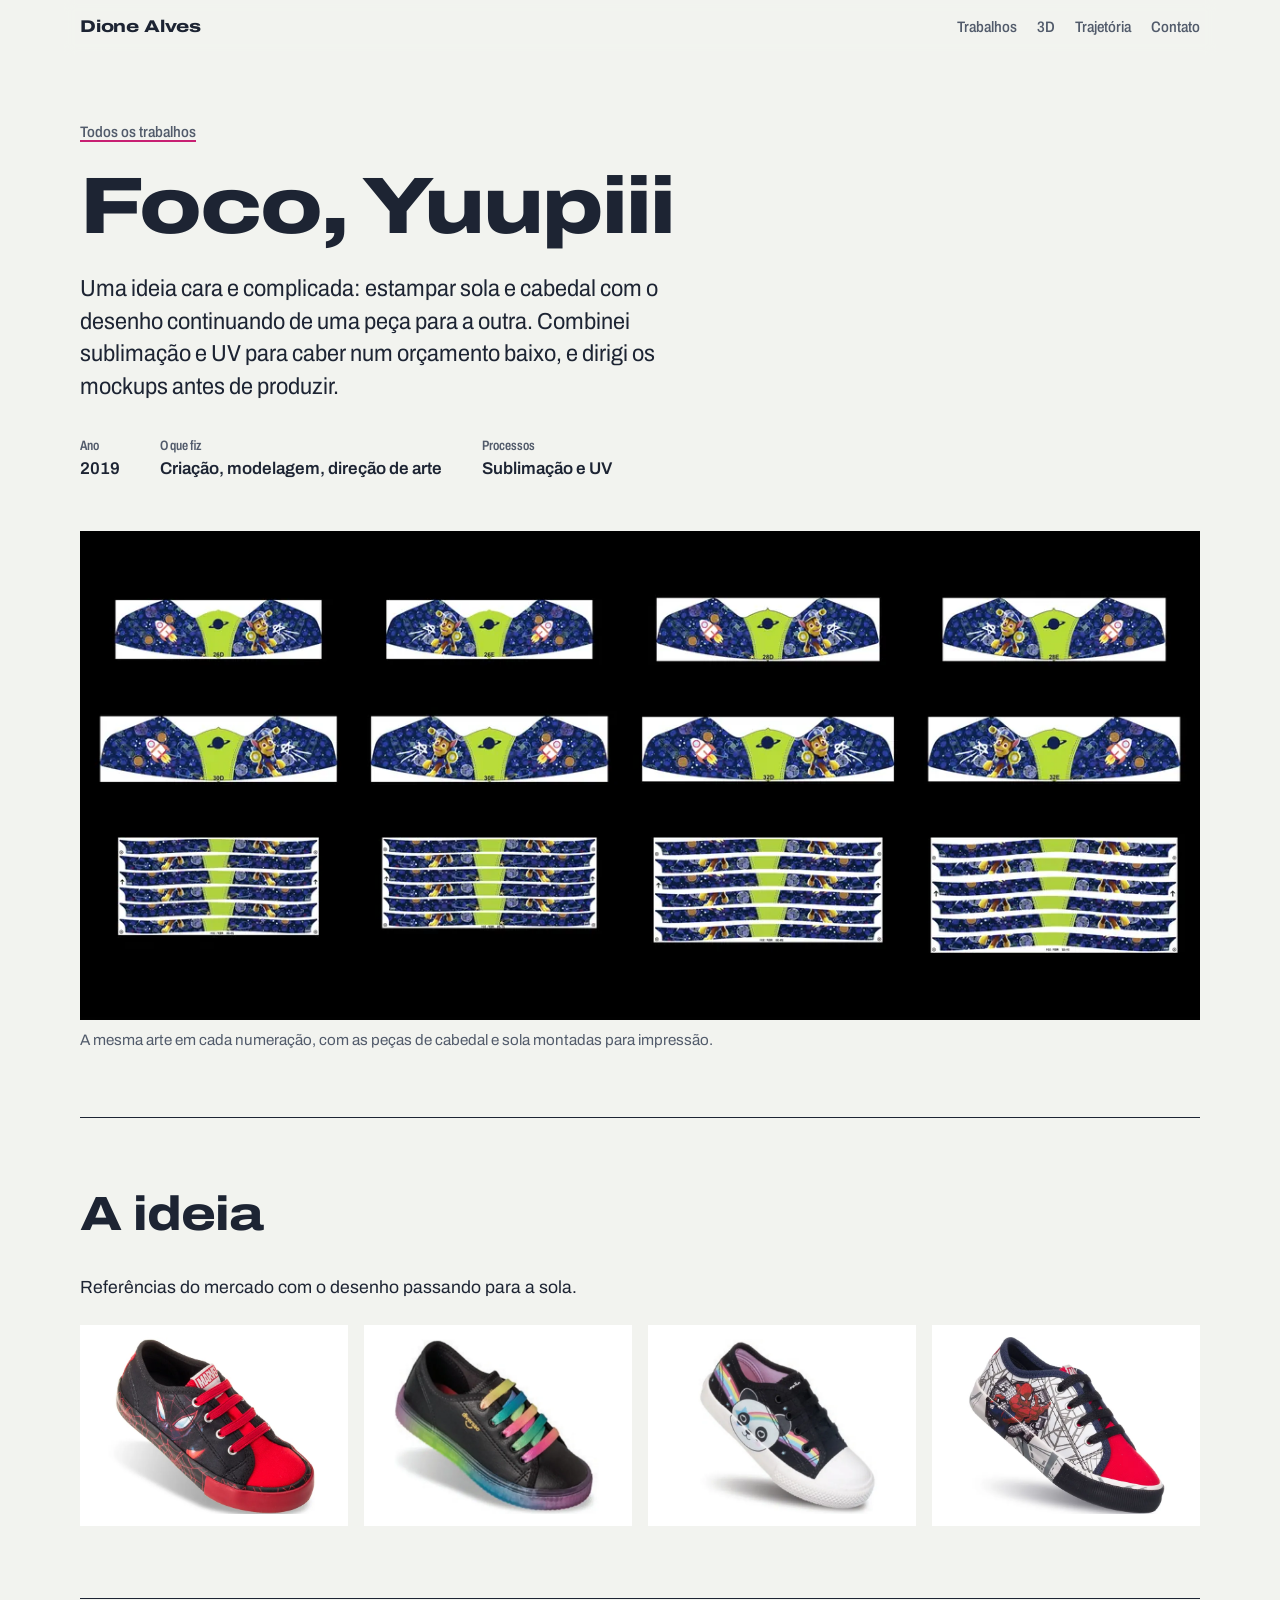
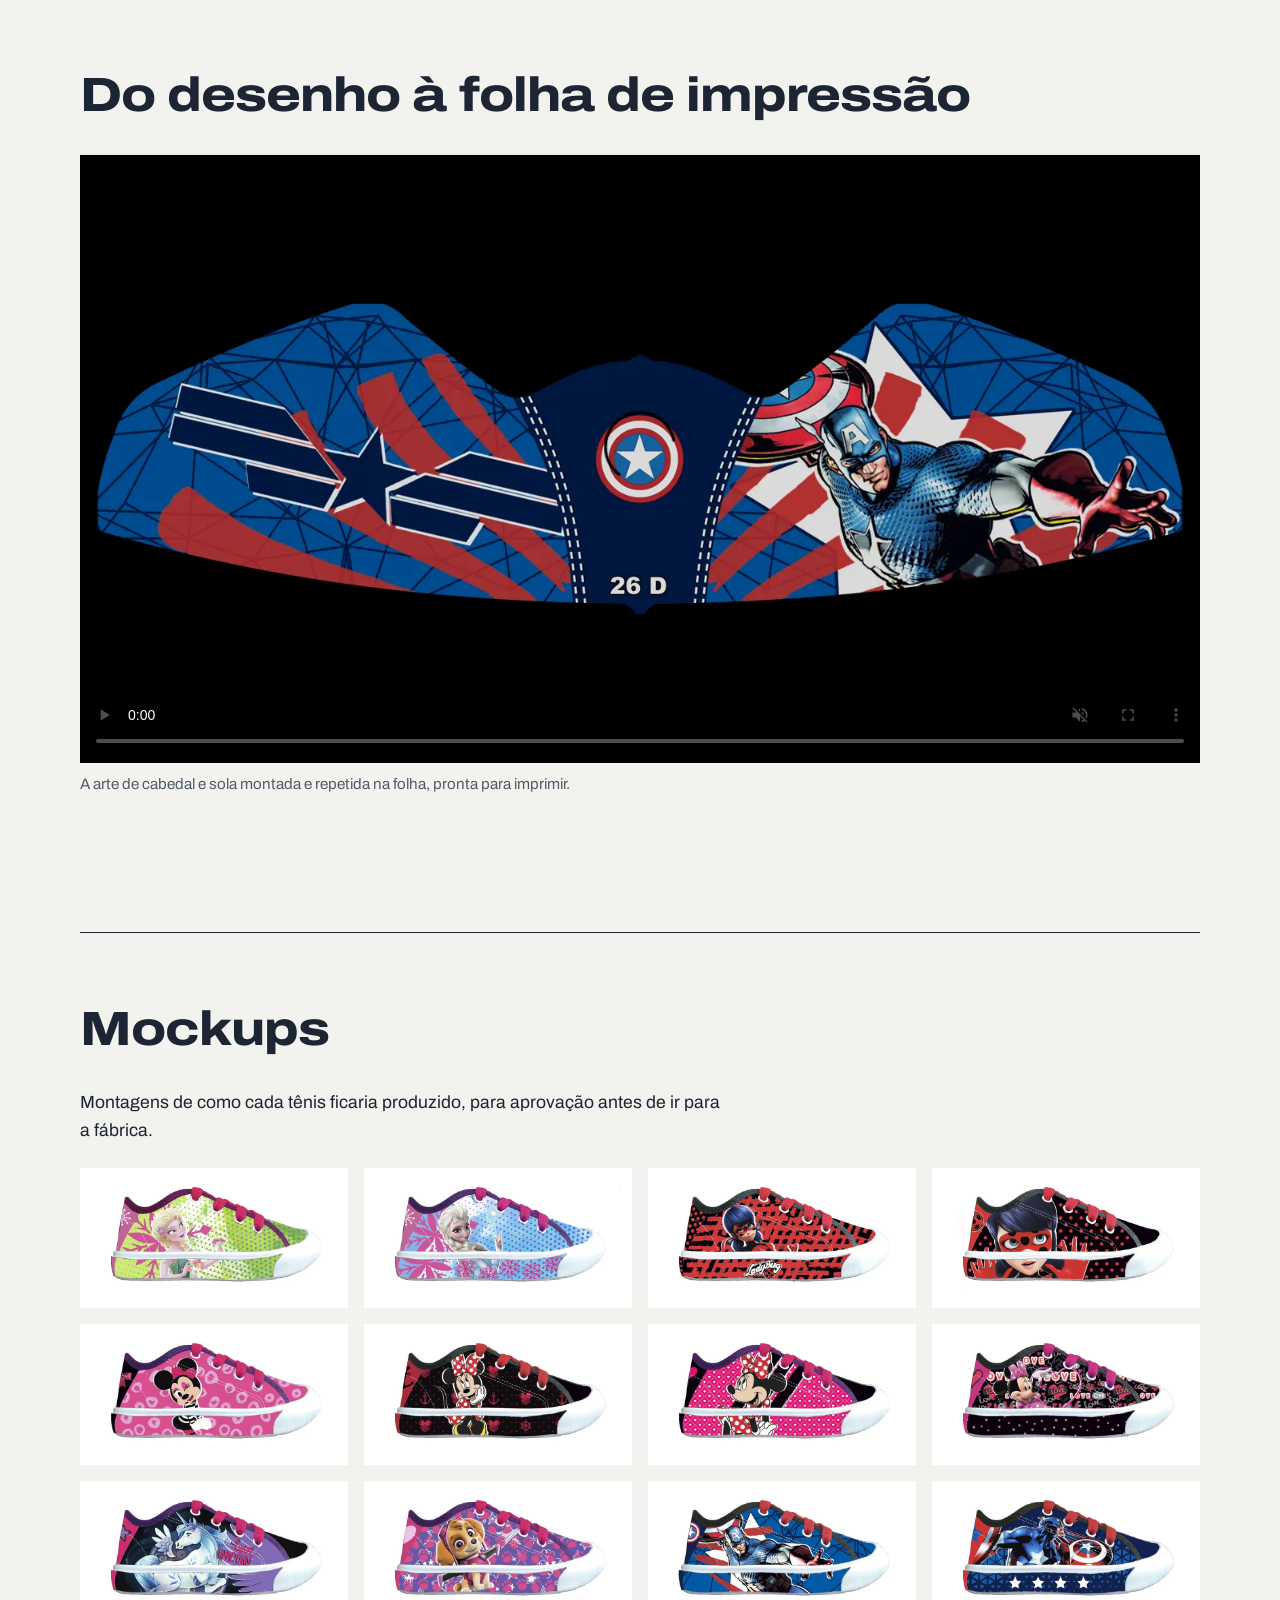
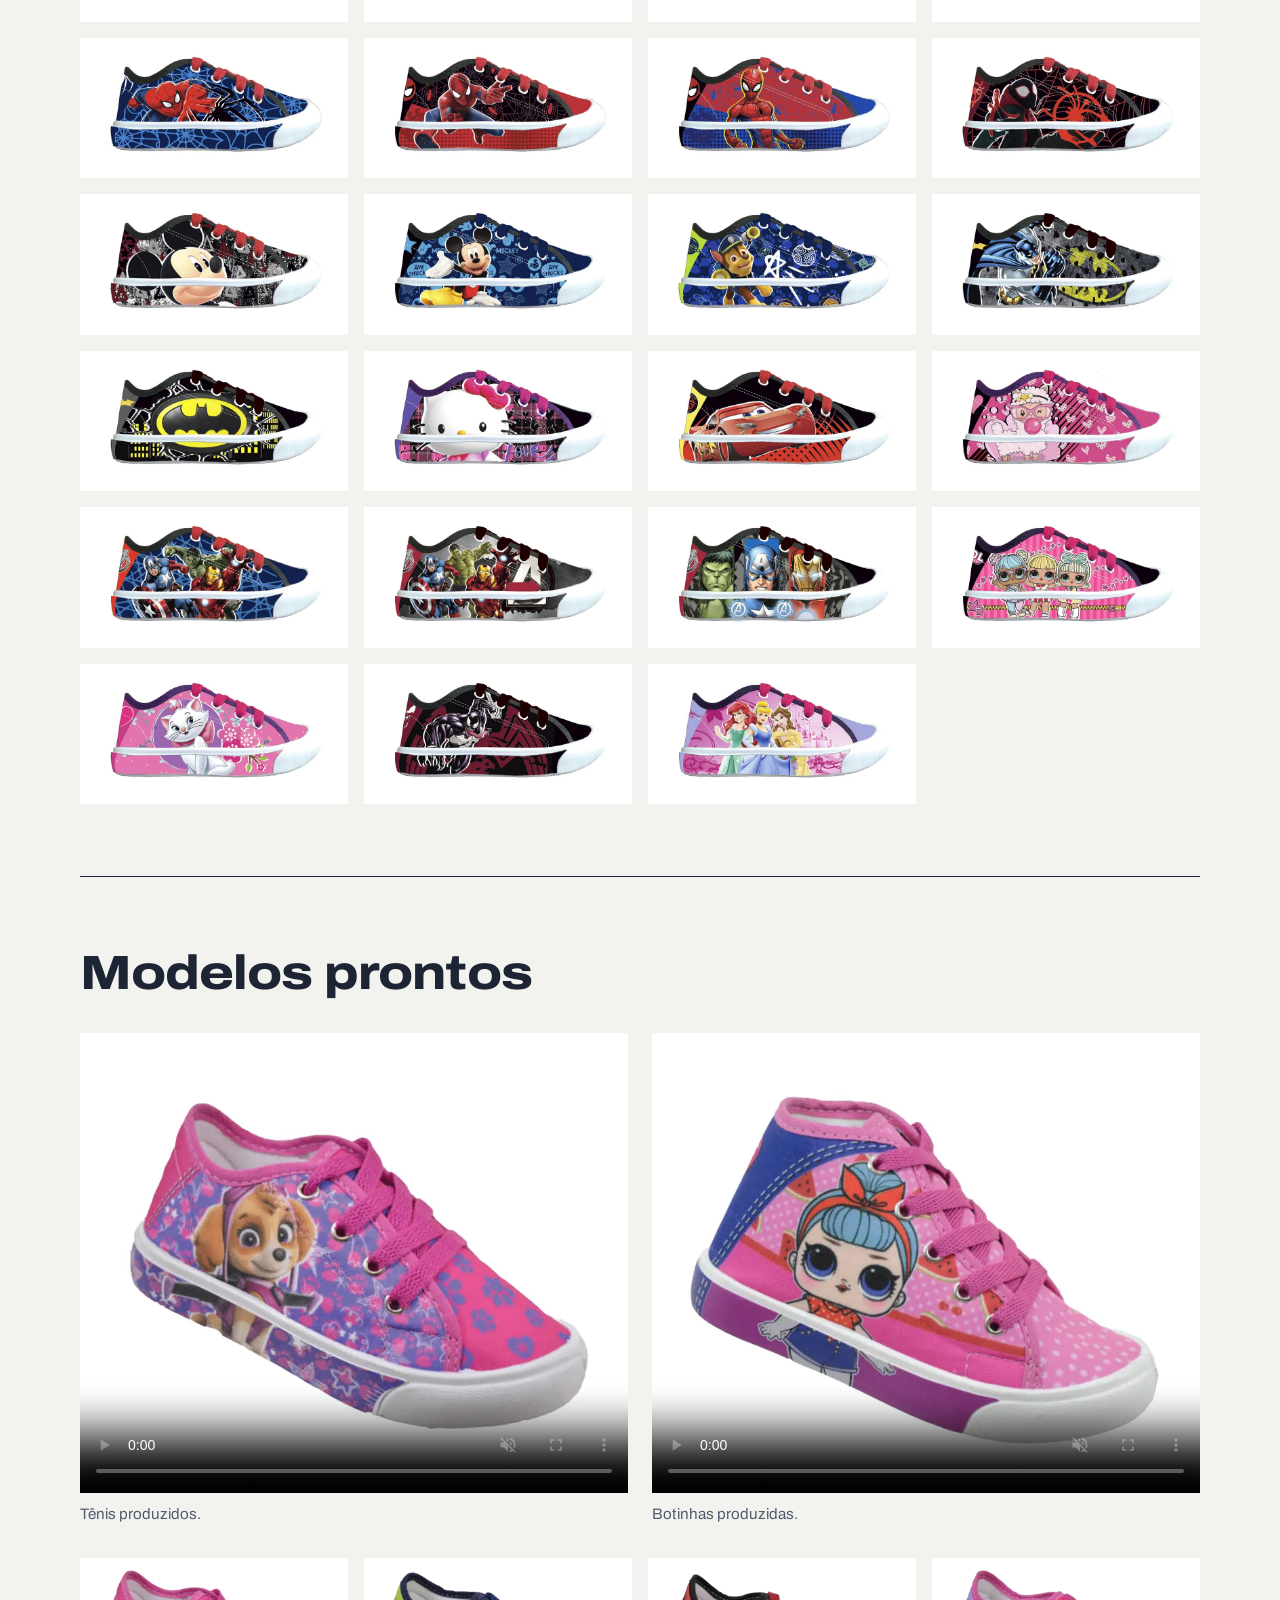
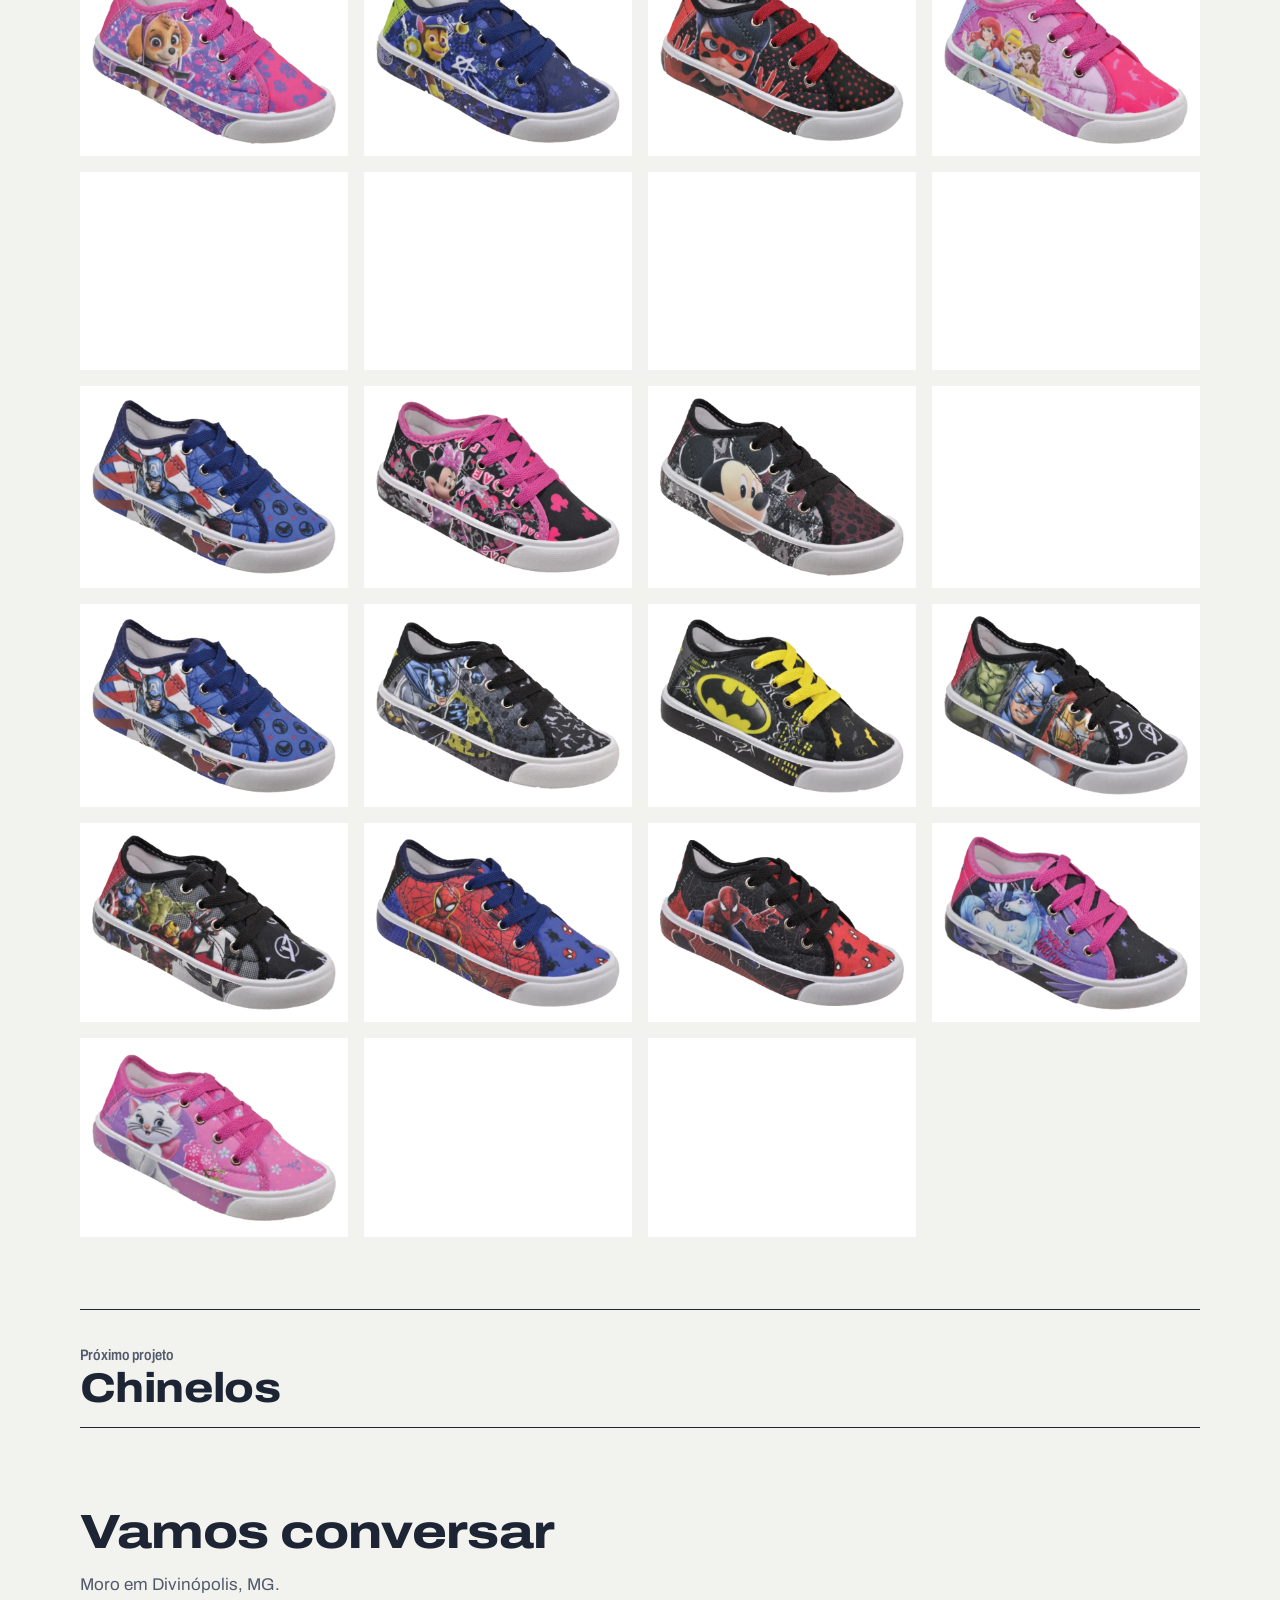
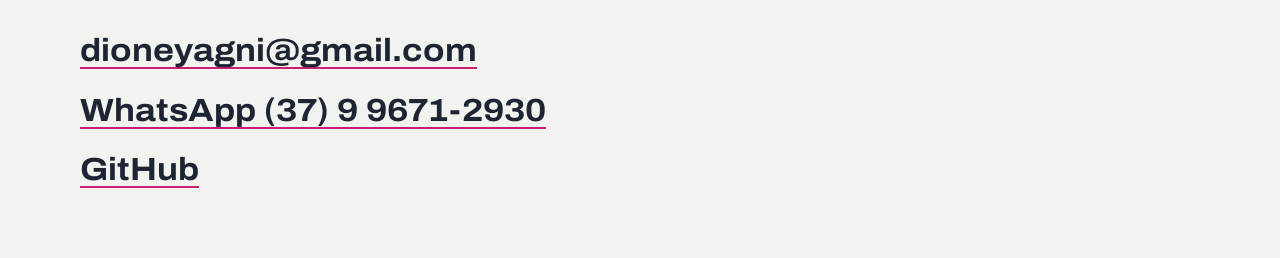
<file: trabalhos/foco.html>
<!doctype html>
<html lang="pt-BR">
<head>
  <meta charset="utf-8">
  <meta name="viewport" content="width=device-width, initial-scale=1">
  <title>Foco, Yuupiii · Dione Alves</title>
  <meta name="description" content="Tênis infantil com estampa contínua de sola e cabedal, em sublimação e UV, dentro de um orçamento baixo.">
  <link rel="canonical" href="https://dioneyagni.github.io/trabalhos/foco.html">
  <meta property="og:type" content="article">
  <meta property="og:locale" content="pt_BR">
  <meta property="og:title" content="Foco, Yuupiii · Dione Alves">
  <meta property="og:description" content="Tênis infantil com estampa contínua de sola e cabedal, em sublimação e UV, dentro de um orçamento baixo.">
  <meta property="og:image" content="https://dioneyagni.github.io/assets/img/trabalhos/foco/mockup-07.webp">
  <meta name="theme-color" content="#F2F3EF" media="(prefers-color-scheme: light)">
  <meta name="theme-color" content="#151922" media="(prefers-color-scheme: dark)">
  <link rel="preconnect" href="https://fonts.googleapis.com">
  <link rel="preconnect" href="https://fonts.gstatic.com" crossorigin>
  <link rel="stylesheet" href="https://fonts.googleapis.com/css2?family=Archivo:ital,wdth,wght@0,62..125,300..900;1,62..125,400&display=swap">
  <link rel="stylesheet" href="../assets/css/site.css">
  <link rel="icon" href="data:image/svg+xml,%3Csvg xmlns='http://www.w3.org/2000/svg' viewBox='0 0 32 32'%3E%3Ccircle cx='16' cy='16' r='9' fill='none' stroke='%23D4237A' stroke-width='2.5'/%3E%3Cpath d='M16 1v30M1 16h30' stroke='%231D2433' stroke-width='2.5'/%3E%3C/svg%3E">

  <!-- Google tag (gtag.js) -->
  <script async src="https://www.googletagmanager.com/gtag/js?id=G-K57JJEJHMC"></script>
  <script>
    window.dataLayer = window.dataLayer || [];
    function gtag(){dataLayer.push(arguments);}
    gtag('js', new Date());
    gtag('config', 'G-K57JJEJHMC');
  </script>
  <script src="../assets/js/galeria.js" defer></script>
</head>
<body class="projeto">

  <a class="pular" href="#conteudo">Pular para o conteúdo</a>

  <header class="topo">
    <a class="marca" href="../">Dione Alves</a>
    <nav aria-label="Seções">
      <a href="../#trabalhos">Trabalhos</a>
      <a href="../#3d">3D</a>
      <a href="../#trajetoria">Trajetória</a>
      <a href="../#contato">Contato</a>
    </nav>
  </header>

<main id="conteudo">
  <article>
  <header class="projeto-topo">
    <a class="voltar" href="../#trabalhos">Todos os trabalhos</a>
    <h1>Foco, Yuupiii</h1>
    <p class="apresentacao">Uma ideia cara e complicada: estampar sola e cabedal com o desenho continuando de uma peça para a outra. Combinei sublimação e UV para caber num orçamento baixo, e dirigi os mockups antes de produzir.</p>
    <dl class="ficha">
      <div><dt>Ano</dt><dd>2019</dd></div>
      <div><dt>O que fiz</dt><dd>Criação, modelagem, direção de arte</dd></div>
      <div><dt>Processos</dt><dd>Sublimação e UV</dd></div>
    </dl>
  </header>
    <figure class="midia">
      <a href="../assets/img/trabalhos/foco/faixa.webp" data-w="2400" data-h="1049"><img src="../assets/img/trabalhos/foco/faixa-p.webp" srcset="../assets/img/trabalhos/foco/faixa-p.webp 1200w, ../assets/img/trabalhos/foco/faixa.webp 2400w" sizes="(min-width: 72rem) 70rem, 100vw" width="1200" height="524" alt="Peças de cabedal e sola com a mesma estampa em várias numerações, dispostas sobre fundo preto" decoding="async"></a>
      <figcaption>A mesma arte em cada numeração, com as peças de cabedal e sola montadas para impressão.</figcaption>
    </figure>

  <section class="secao">
    <h2>A ideia</h2>
    <p class="texto">Referências do mercado com o desenho passando para a sola.</p>
    <ul class="galeria ">
      <li><a href="../assets/img/trabalhos/foco/ideia-01.webp" data-w="1500" data-h="1088"><img src="../assets/img/trabalhos/foco/ideia-01-p.webp" width="720" height="522" alt="Tênis de referência 1 de 4" loading="lazy" decoding="async"></a></li>
      <li><a href="../assets/img/trabalhos/foco/ideia-02.webp" data-w="1500" data-h="1088"><img src="../assets/img/trabalhos/foco/ideia-02-p.webp" width="720" height="522" alt="Tênis de referência 2 de 4" loading="lazy" decoding="async"></a></li>
      <li><a href="../assets/img/trabalhos/foco/ideia-03.webp" data-w="1500" data-h="1088"><img src="../assets/img/trabalhos/foco/ideia-03-p.webp" width="720" height="522" alt="Tênis de referência 3 de 4" loading="lazy" decoding="async"></a></li>
      <li><a href="../assets/img/trabalhos/foco/ideia-04.webp" data-w="1500" data-h="1088"><img src="../assets/img/trabalhos/foco/ideia-04-p.webp" width="720" height="522" alt="Tênis de referência 4 de 4" loading="lazy" decoding="async"></a></li>
    </ul>
  </section>

  <section class="secao">
    <h2>Do desenho à folha de impressão</h2>
    <figure class="midia">
      <video src="../assets/img/trabalhos/foco/processo.mp4" poster="../assets/img/trabalhos/foco/processo-poster.webp" width="1400" height="760" muted loop playsinline preload="none" data-auto aria-label="A arte de cabedal e sola montada e repetida na folha, pronta para imprimir."></video>
      <figcaption>A arte de cabedal e sola montada e repetida na folha, pronta para imprimir.</figcaption>
    </figure>
  </section>

  <section class="secao">
    <h2>Mockups</h2>
    <p class="texto">Montagens de como cada tênis ficaria produzido, para aprovação antes de ir para a fábrica.</p>
    <ul class="galeria ">
      <li><a href="../assets/img/trabalhos/foco/mockup-01.webp" data-w="1280" data-h="612"><img src="../assets/img/trabalhos/foco/mockup-01-p.webp" width="720" height="344" alt="Mockup de tênis infantil com estampa de sola e cabedal, 1 de 31" loading="lazy" decoding="async"></a></li>
      <li><a href="../assets/img/trabalhos/foco/mockup-02.webp" data-w="1280" data-h="612"><img src="../assets/img/trabalhos/foco/mockup-02-p.webp" width="720" height="344" alt="Mockup de tênis infantil com estampa de sola e cabedal, 2 de 31" loading="lazy" decoding="async"></a></li>
      <li><a href="../assets/img/trabalhos/foco/mockup-03.webp" data-w="1280" data-h="612"><img src="../assets/img/trabalhos/foco/mockup-03-p.webp" width="720" height="344" alt="Mockup de tênis infantil com estampa de sola e cabedal, 3 de 31" loading="lazy" decoding="async"></a></li>
      <li><a href="../assets/img/trabalhos/foco/mockup-04.webp" data-w="1280" data-h="612"><img src="../assets/img/trabalhos/foco/mockup-04-p.webp" width="720" height="344" alt="Mockup de tênis infantil com estampa de sola e cabedal, 4 de 31" loading="lazy" decoding="async"></a></li>
      <li><a href="../assets/img/trabalhos/foco/mockup-05.webp" data-w="1280" data-h="612"><img src="../assets/img/trabalhos/foco/mockup-05-p.webp" width="720" height="344" alt="Mockup de tênis infantil com estampa de sola e cabedal, 5 de 31" loading="lazy" decoding="async"></a></li>
      <li><a href="../assets/img/trabalhos/foco/mockup-06.webp" data-w="1280" data-h="612"><img src="../assets/img/trabalhos/foco/mockup-06-p.webp" width="720" height="344" alt="Mockup de tênis infantil com estampa de sola e cabedal, 6 de 31" loading="lazy" decoding="async"></a></li>
      <li><a href="../assets/img/trabalhos/foco/mockup-07.webp" data-w="1280" data-h="612"><img src="../assets/img/trabalhos/foco/mockup-07-p.webp" width="720" height="344" alt="Mockup de tênis infantil com estampa de sola e cabedal, 7 de 31" loading="lazy" decoding="async"></a></li>
      <li><a href="../assets/img/trabalhos/foco/mockup-08.webp" data-w="1280" data-h="612"><img src="../assets/img/trabalhos/foco/mockup-08-p.webp" width="720" height="344" alt="Mockup de tênis infantil com estampa de sola e cabedal, 8 de 31" loading="lazy" decoding="async"></a></li>
      <li><a href="../assets/img/trabalhos/foco/mockup-09.webp" data-w="1280" data-h="612"><img src="../assets/img/trabalhos/foco/mockup-09-p.webp" width="720" height="344" alt="Mockup de tênis infantil com estampa de sola e cabedal, 9 de 31" loading="lazy" decoding="async"></a></li>
      <li><a href="../assets/img/trabalhos/foco/mockup-10.webp" data-w="1280" data-h="612"><img src="../assets/img/trabalhos/foco/mockup-10-p.webp" width="720" height="344" alt="Mockup de tênis infantil com estampa de sola e cabedal, 10 de 31" loading="lazy" decoding="async"></a></li>
      <li><a href="../assets/img/trabalhos/foco/mockup-11.webp" data-w="1280" data-h="612"><img src="../assets/img/trabalhos/foco/mockup-11-p.webp" width="720" height="344" alt="Mockup de tênis infantil com estampa de sola e cabedal, 11 de 31" loading="lazy" decoding="async"></a></li>
      <li><a href="../assets/img/trabalhos/foco/mockup-12.webp" data-w="1280" data-h="612"><img src="../assets/img/trabalhos/foco/mockup-12-p.webp" width="720" height="344" alt="Mockup de tênis infantil com estampa de sola e cabedal, 12 de 31" loading="lazy" decoding="async"></a></li>
      <li><a href="../assets/img/trabalhos/foco/mockup-13.webp" data-w="1280" data-h="612"><img src="../assets/img/trabalhos/foco/mockup-13-p.webp" width="720" height="344" alt="Mockup de tênis infantil com estampa de sola e cabedal, 13 de 31" loading="lazy" decoding="async"></a></li>
      <li><a href="../assets/img/trabalhos/foco/mockup-14.webp" data-w="1280" data-h="612"><img src="../assets/img/trabalhos/foco/mockup-14-p.webp" width="720" height="344" alt="Mockup de tênis infantil com estampa de sola e cabedal, 14 de 31" loading="lazy" decoding="async"></a></li>
      <li><a href="../assets/img/trabalhos/foco/mockup-15.webp" data-w="1280" data-h="612"><img src="../assets/img/trabalhos/foco/mockup-15-p.webp" width="720" height="344" alt="Mockup de tênis infantil com estampa de sola e cabedal, 15 de 31" loading="lazy" decoding="async"></a></li>
      <li><a href="../assets/img/trabalhos/foco/mockup-16.webp" data-w="1280" data-h="612"><img src="../assets/img/trabalhos/foco/mockup-16-p.webp" width="720" height="344" alt="Mockup de tênis infantil com estampa de sola e cabedal, 16 de 31" loading="lazy" decoding="async"></a></li>
      <li><a href="../assets/img/trabalhos/foco/mockup-17.webp" data-w="1280" data-h="612"><img src="../assets/img/trabalhos/foco/mockup-17-p.webp" width="720" height="344" alt="Mockup de tênis infantil com estampa de sola e cabedal, 17 de 31" loading="lazy" decoding="async"></a></li>
      <li><a href="../assets/img/trabalhos/foco/mockup-18.webp" data-w="1280" data-h="612"><img src="../assets/img/trabalhos/foco/mockup-18-p.webp" width="720" height="344" alt="Mockup de tênis infantil com estampa de sola e cabedal, 18 de 31" loading="lazy" decoding="async"></a></li>
      <li><a href="../assets/img/trabalhos/foco/mockup-19.webp" data-w="1280" data-h="612"><img src="../assets/img/trabalhos/foco/mockup-19-p.webp" width="720" height="344" alt="Mockup de tênis infantil com estampa de sola e cabedal, 19 de 31" loading="lazy" decoding="async"></a></li>
      <li><a href="../assets/img/trabalhos/foco/mockup-21.webp" data-w="1280" data-h="612"><img src="../assets/img/trabalhos/foco/mockup-21-p.webp" width="720" height="344" alt="Mockup de tênis infantil com estampa de sola e cabedal, 20 de 31" loading="lazy" decoding="async"></a></li>
      <li><a href="../assets/img/trabalhos/foco/mockup-22.webp" data-w="1280" data-h="612"><img src="../assets/img/trabalhos/foco/mockup-22-p.webp" width="720" height="344" alt="Mockup de tênis infantil com estampa de sola e cabedal, 21 de 31" loading="lazy" decoding="async"></a></li>
      <li><a href="../assets/img/trabalhos/foco/mockup-23.webp" data-w="1280" data-h="612"><img src="../assets/img/trabalhos/foco/mockup-23-p.webp" width="720" height="344" alt="Mockup de tênis infantil com estampa de sola e cabedal, 22 de 31" loading="lazy" decoding="async"></a></li>
      <li><a href="../assets/img/trabalhos/foco/mockup-24.webp" data-w="1280" data-h="612"><img src="../assets/img/trabalhos/foco/mockup-24-p.webp" width="720" height="344" alt="Mockup de tênis infantil com estampa de sola e cabedal, 23 de 31" loading="lazy" decoding="async"></a></li>
      <li><a href="../assets/img/trabalhos/foco/mockup-25.webp" data-w="1280" data-h="612"><img src="../assets/img/trabalhos/foco/mockup-25-p.webp" width="720" height="344" alt="Mockup de tênis infantil com estampa de sola e cabedal, 24 de 31" loading="lazy" decoding="async"></a></li>
      <li><a href="../assets/img/trabalhos/foco/mockup-26.webp" data-w="1280" data-h="612"><img src="../assets/img/trabalhos/foco/mockup-26-p.webp" width="720" height="344" alt="Mockup de tênis infantil com estampa de sola e cabedal, 25 de 31" loading="lazy" decoding="async"></a></li>
      <li><a href="../assets/img/trabalhos/foco/mockup-27.webp" data-w="1280" data-h="612"><img src="../assets/img/trabalhos/foco/mockup-27-p.webp" width="720" height="344" alt="Mockup de tênis infantil com estampa de sola e cabedal, 26 de 31" loading="lazy" decoding="async"></a></li>
      <li><a href="../assets/img/trabalhos/foco/mockup-28.webp" data-w="1280" data-h="612"><img src="../assets/img/trabalhos/foco/mockup-28-p.webp" width="720" height="344" alt="Mockup de tênis infantil com estampa de sola e cabedal, 27 de 31" loading="lazy" decoding="async"></a></li>
      <li><a href="../assets/img/trabalhos/foco/mockup-29.webp" data-w="1280" data-h="612"><img src="../assets/img/trabalhos/foco/mockup-29-p.webp" width="720" height="344" alt="Mockup de tênis infantil com estampa de sola e cabedal, 28 de 31" loading="lazy" decoding="async"></a></li>
      <li><a href="../assets/img/trabalhos/foco/mockup-30.webp" data-w="1280" data-h="612"><img src="../assets/img/trabalhos/foco/mockup-30-p.webp" width="720" height="344" alt="Mockup de tênis infantil com estampa de sola e cabedal, 29 de 31" loading="lazy" decoding="async"></a></li>
      <li><a href="../assets/img/trabalhos/foco/mockup-31.webp" data-w="1280" data-h="612"><img src="../assets/img/trabalhos/foco/mockup-31-p.webp" width="720" height="344" alt="Mockup de tênis infantil com estampa de sola e cabedal, 30 de 31" loading="lazy" decoding="async"></a></li>
      <li><a href="../assets/img/trabalhos/foco/mockup-32.webp" data-w="1280" data-h="612"><img src="../assets/img/trabalhos/foco/mockup-32-p.webp" width="720" height="344" alt="Mockup de tênis infantil com estampa de sola e cabedal, 31 de 31" loading="lazy" decoding="async"></a></li>
    </ul>
  </section>

  <section class="secao">
    <h2>Modelos prontos</h2>
    <div class="duas-midias">
    <figure class="midia">
      <video src="../assets/img/trabalhos/foco/tenis.mp4" poster="../assets/img/trabalhos/foco/tenis-poster.webp" width="900" height="755" muted loop playsinline preload="none" data-auto aria-label="Tênis produzidos."></video>
      <figcaption>Tênis produzidos.</figcaption>
    </figure>
    <figure class="midia">
      <video src="../assets/img/trabalhos/foco/botinha.mp4" poster="../assets/img/trabalhos/foco/botinha-poster.webp" width="900" height="755" muted loop playsinline preload="none" data-auto aria-label="Botinhas produzidas."></video>
      <figcaption>Botinhas produzidas.</figcaption>
    </figure>
    </div>
    <ul class="galeria ">
      <li><a href="../assets/img/trabalhos/foco/foto-01.webp" data-w="1022" data-h="728"><img src="../assets/img/trabalhos/foco/foto-01-p.webp" width="720" height="513" alt="Tênis infantil produzido, 1 de 23" loading="lazy" decoding="async"></a></li>
      <li><a href="../assets/img/trabalhos/foco/foto-02.webp" data-w="1032" data-h="723"><img src="../assets/img/trabalhos/foco/foto-02-p.webp" width="720" height="504" alt="Tênis infantil produzido, 2 de 23" loading="lazy" decoding="async"></a></li>
      <li><a href="../assets/img/trabalhos/foco/foto-03.webp" data-w="1047" data-h="715"><img src="../assets/img/trabalhos/foco/foto-03-p.webp" width="720" height="492" alt="Tênis infantil produzido, 3 de 23" loading="lazy" decoding="async"></a></li>
      <li><a href="../assets/img/trabalhos/foco/foto-04.webp" data-w="1024" data-h="729"><img src="../assets/img/trabalhos/foco/foto-04-p.webp" width="720" height="513" alt="Tênis infantil produzido, 4 de 23" loading="lazy" decoding="async"></a></li>
      <li><a href="../assets/img/trabalhos/foco/foto-05.webp" data-w="1019" data-h="691"><img src="../assets/img/trabalhos/foco/foto-05-p.webp" width="720" height="488" alt="Tênis infantil produzido, 5 de 23" loading="lazy" decoding="async"></a></li>
      <li><a href="../assets/img/trabalhos/foco/foto-06.webp" data-w="1017" data-h="726"><img src="../assets/img/trabalhos/foco/foto-06-p.webp" width="720" height="514" alt="Tênis infantil produzido, 6 de 23" loading="lazy" decoding="async"></a></li>
      <li><a href="../assets/img/trabalhos/foco/foto-07.webp" data-w="1007" data-h="704"><img src="../assets/img/trabalhos/foco/foto-07-p.webp" width="720" height="503" alt="Tênis infantil produzido, 7 de 23" loading="lazy" decoding="async"></a></li>
      <li><a href="../assets/img/trabalhos/foco/foto-08.webp" data-w="1014" data-h="696"><img src="../assets/img/trabalhos/foco/foto-08-p.webp" width="720" height="494" alt="Tênis infantil produzido, 8 de 23" loading="lazy" decoding="async"></a></li>
      <li><a href="../assets/img/trabalhos/foco/foto-09.webp" data-w="1018" data-h="725"><img src="../assets/img/trabalhos/foco/foto-09-p.webp" width="720" height="513" alt="Tênis infantil produzido, 9 de 23" loading="lazy" decoding="async"></a></li>
      <li><a href="../assets/img/trabalhos/foco/foto-10.webp" data-w="1017" data-h="717"><img src="../assets/img/trabalhos/foco/foto-10-p.webp" width="720" height="508" alt="Tênis infantil produzido, 10 de 23" loading="lazy" decoding="async"></a></li>
      <li><a href="../assets/img/trabalhos/foco/foto-11.webp" data-w="1005" data-h="733"><img src="../assets/img/trabalhos/foco/foto-11-p.webp" width="720" height="525" alt="Tênis infantil produzido, 11 de 23" loading="lazy" decoding="async"></a></li>
      <li><a href="../assets/img/trabalhos/foco/foto-12.webp" data-w="990" data-h="707"><img src="../assets/img/trabalhos/foco/foto-12-p.webp" width="720" height="514" alt="Tênis infantil produzido, 12 de 23" loading="lazy" decoding="async"></a></li>
      <li><a href="../assets/img/trabalhos/foco/foto-13.webp" data-w="1018" data-h="725"><img src="../assets/img/trabalhos/foco/foto-13-p.webp" width="720" height="513" alt="Tênis infantil produzido, 13 de 23" loading="lazy" decoding="async"></a></li>
      <li><a href="../assets/img/trabalhos/foco/foto-14.webp" data-w="1016" data-h="696"><img src="../assets/img/trabalhos/foco/foto-14-p.webp" width="720" height="493" alt="Tênis infantil produzido, 14 de 23" loading="lazy" decoding="async"></a></li>
      <li><a href="../assets/img/trabalhos/foco/foto-15.webp" data-w="1018" data-h="725"><img src="../assets/img/trabalhos/foco/foto-15-p.webp" width="720" height="513" alt="Tênis infantil produzido, 15 de 23" loading="lazy" decoding="async"></a></li>
      <li><a href="../assets/img/trabalhos/foco/foto-16.webp" data-w="1000" data-h="735"><img src="../assets/img/trabalhos/foco/foto-16-p.webp" width="720" height="529" alt="Tênis infantil produzido, 16 de 23" loading="lazy" decoding="async"></a></li>
      <li><a href="../assets/img/trabalhos/foco/foto-17.webp" data-w="1033" data-h="740"><img src="../assets/img/trabalhos/foco/foto-17-p.webp" width="720" height="516" alt="Tênis infantil produzido, 17 de 23" loading="lazy" decoding="async"></a></li>
      <li><a href="../assets/img/trabalhos/foco/foto-18.webp" data-w="1014" data-h="699"><img src="../assets/img/trabalhos/foco/foto-18-p.webp" width="720" height="496" alt="Tênis infantil produzido, 18 de 23" loading="lazy" decoding="async"></a></li>
      <li><a href="../assets/img/trabalhos/foco/foto-19.webp" data-w="1018" data-h="695"><img src="../assets/img/trabalhos/foco/foto-19-p.webp" width="720" height="492" alt="Tênis infantil produzido, 19 de 23" loading="lazy" decoding="async"></a></li>
      <li><a href="../assets/img/trabalhos/foco/foto-20.webp" data-w="1019" data-h="727"><img src="../assets/img/trabalhos/foco/foto-20-p.webp" width="720" height="514" alt="Tênis infantil produzido, 20 de 23" loading="lazy" decoding="async"></a></li>
      <li><a href="../assets/img/trabalhos/foco/foto-21.webp" data-w="1020" data-h="699"><img src="../assets/img/trabalhos/foco/foto-21-p.webp" width="720" height="493" alt="Tênis infantil produzido, 21 de 23" loading="lazy" decoding="async"></a></li>
      <li><a href="../assets/img/trabalhos/foco/foto-22.webp" data-w="1026" data-h="695"><img src="../assets/img/trabalhos/foco/foto-22-p.webp" width="720" height="488" alt="Tênis infantil produzido, 22 de 23" loading="lazy" decoding="async"></a></li>
      <li><a href="../assets/img/trabalhos/foco/foto-23.webp" data-w="989" data-h="709"><img src="../assets/img/trabalhos/foco/foto-23-p.webp" width="720" height="516" alt="Tênis infantil produzido, 23 de 23" loading="lazy" decoding="async"></a></li>
    </ul>
  </section>
  <nav class="proximo" aria-label="Outros projetos">
    <a href="chinelos.html"><span>Próximo projeto</span> Chinelos</a>
  </nav>
  </article>
</main>

  <footer id="contato" class="contato" aria-labelledby="t-contato">
    <h2 id="t-contato">Vamos conversar</h2>
    <p>Moro em Divinópolis, MG.</p>
    <ul class="canais">
      <li><a href="mailto:dioneyagni@gmail.com">dioneyagni@gmail.com</a></li>
      <li><a href="https://wa.me/5537996712930">WhatsApp (37) 9 9671-2930</a></li>
      <li><a href="https://github.com/dioneyagni">GitHub</a></li>
    </ul>
  </footer>

</body>
</html>
</file>
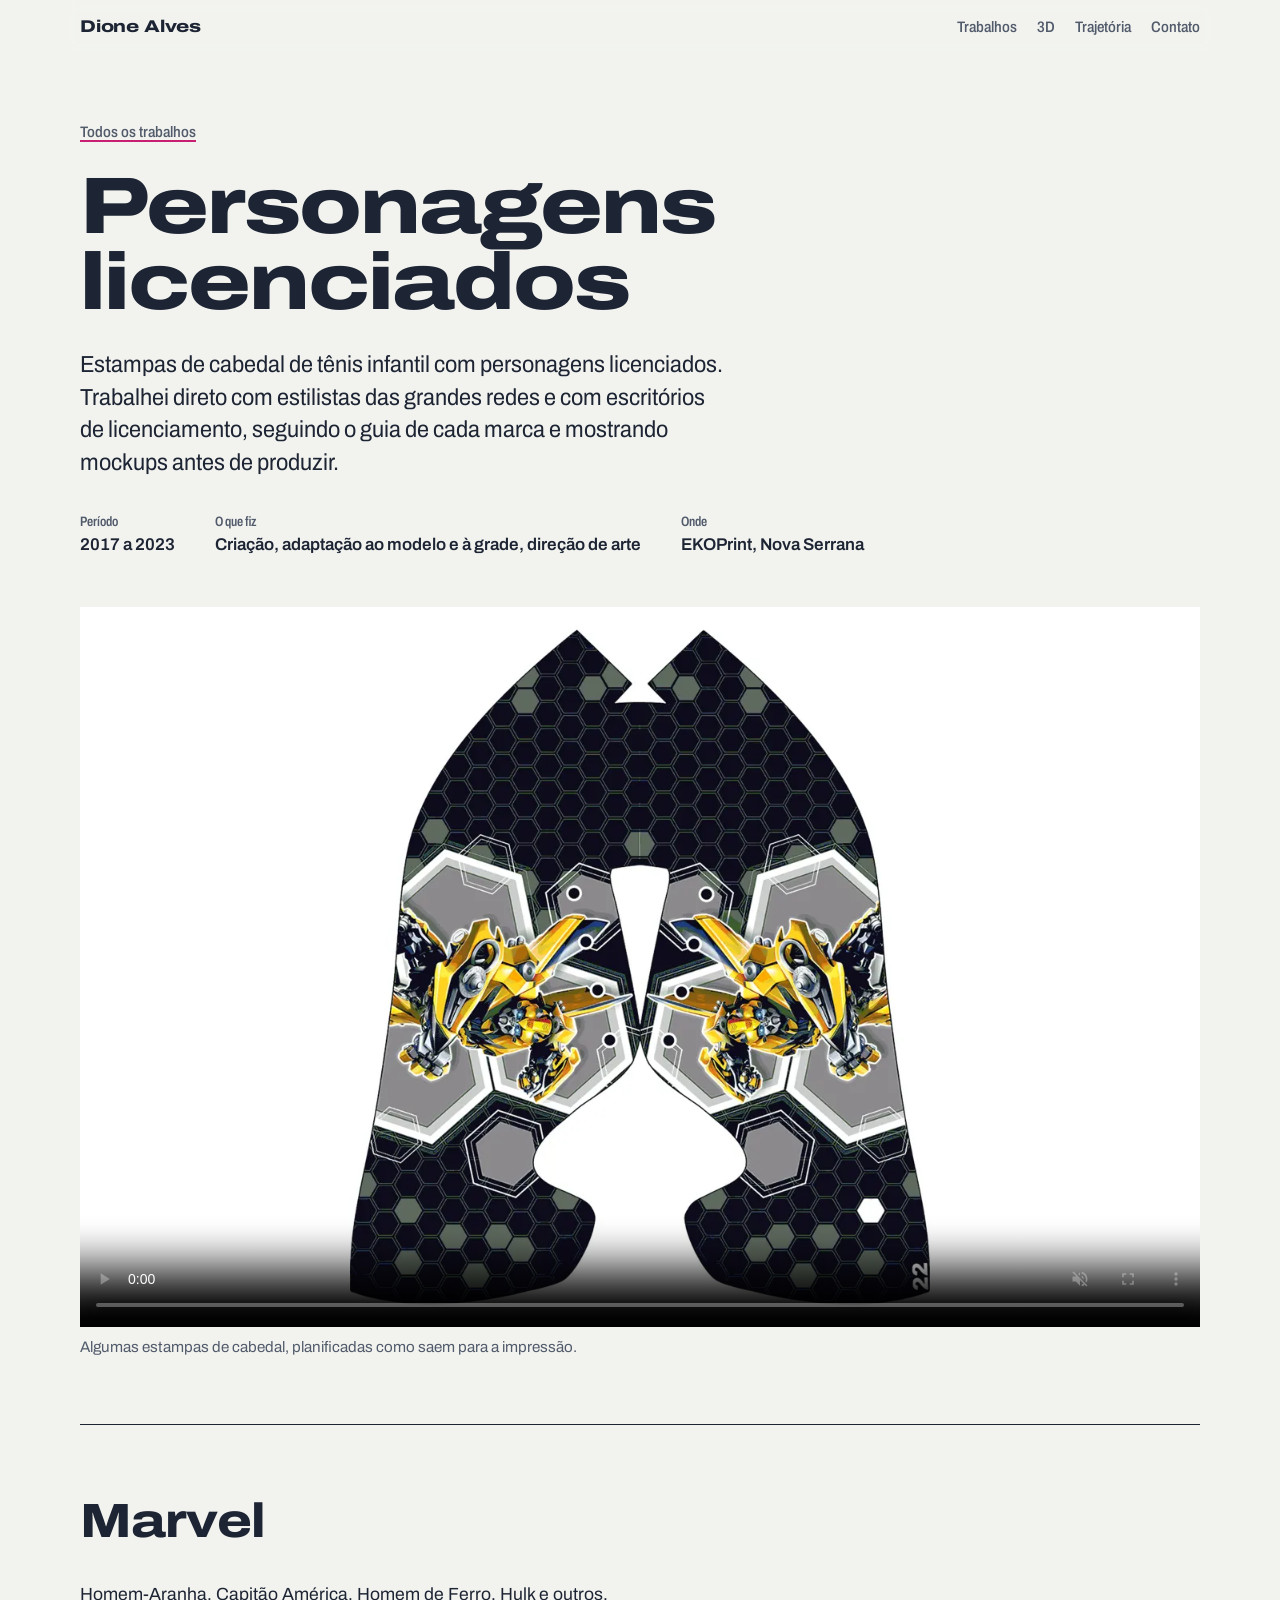
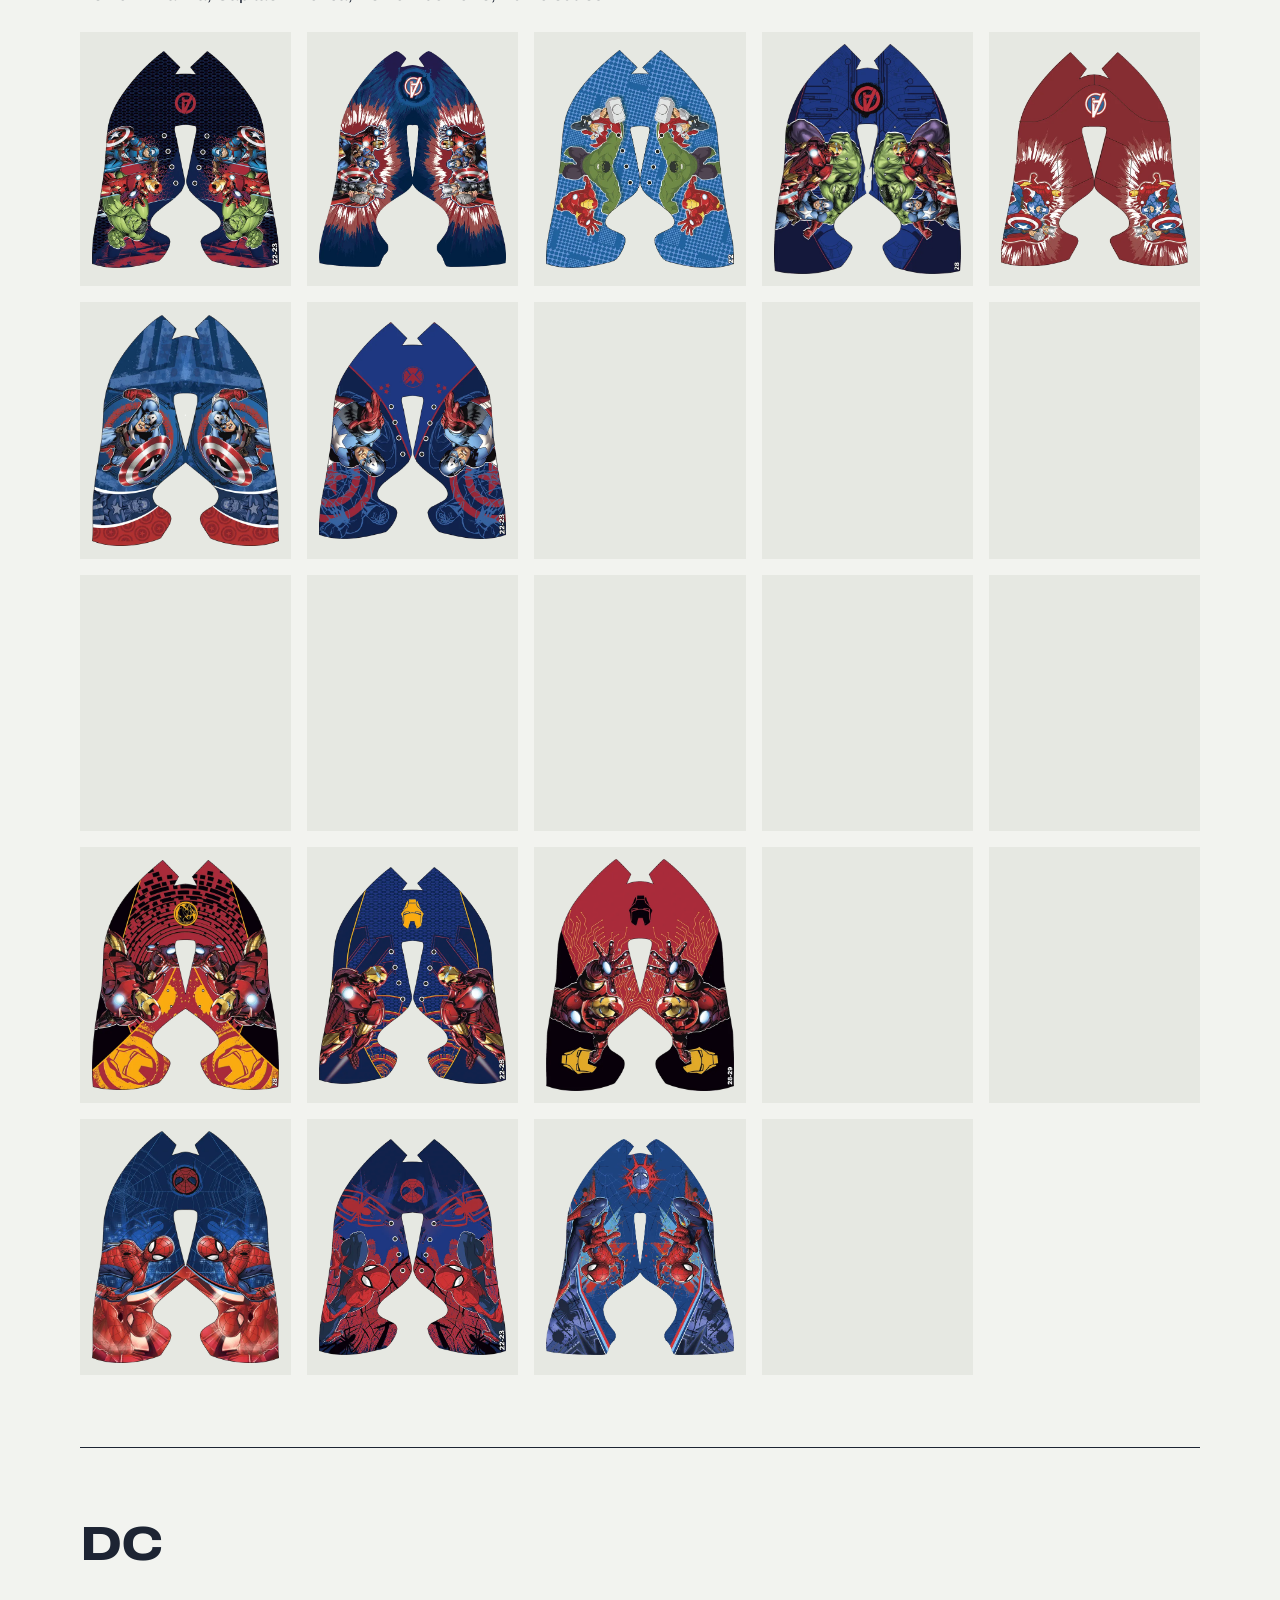
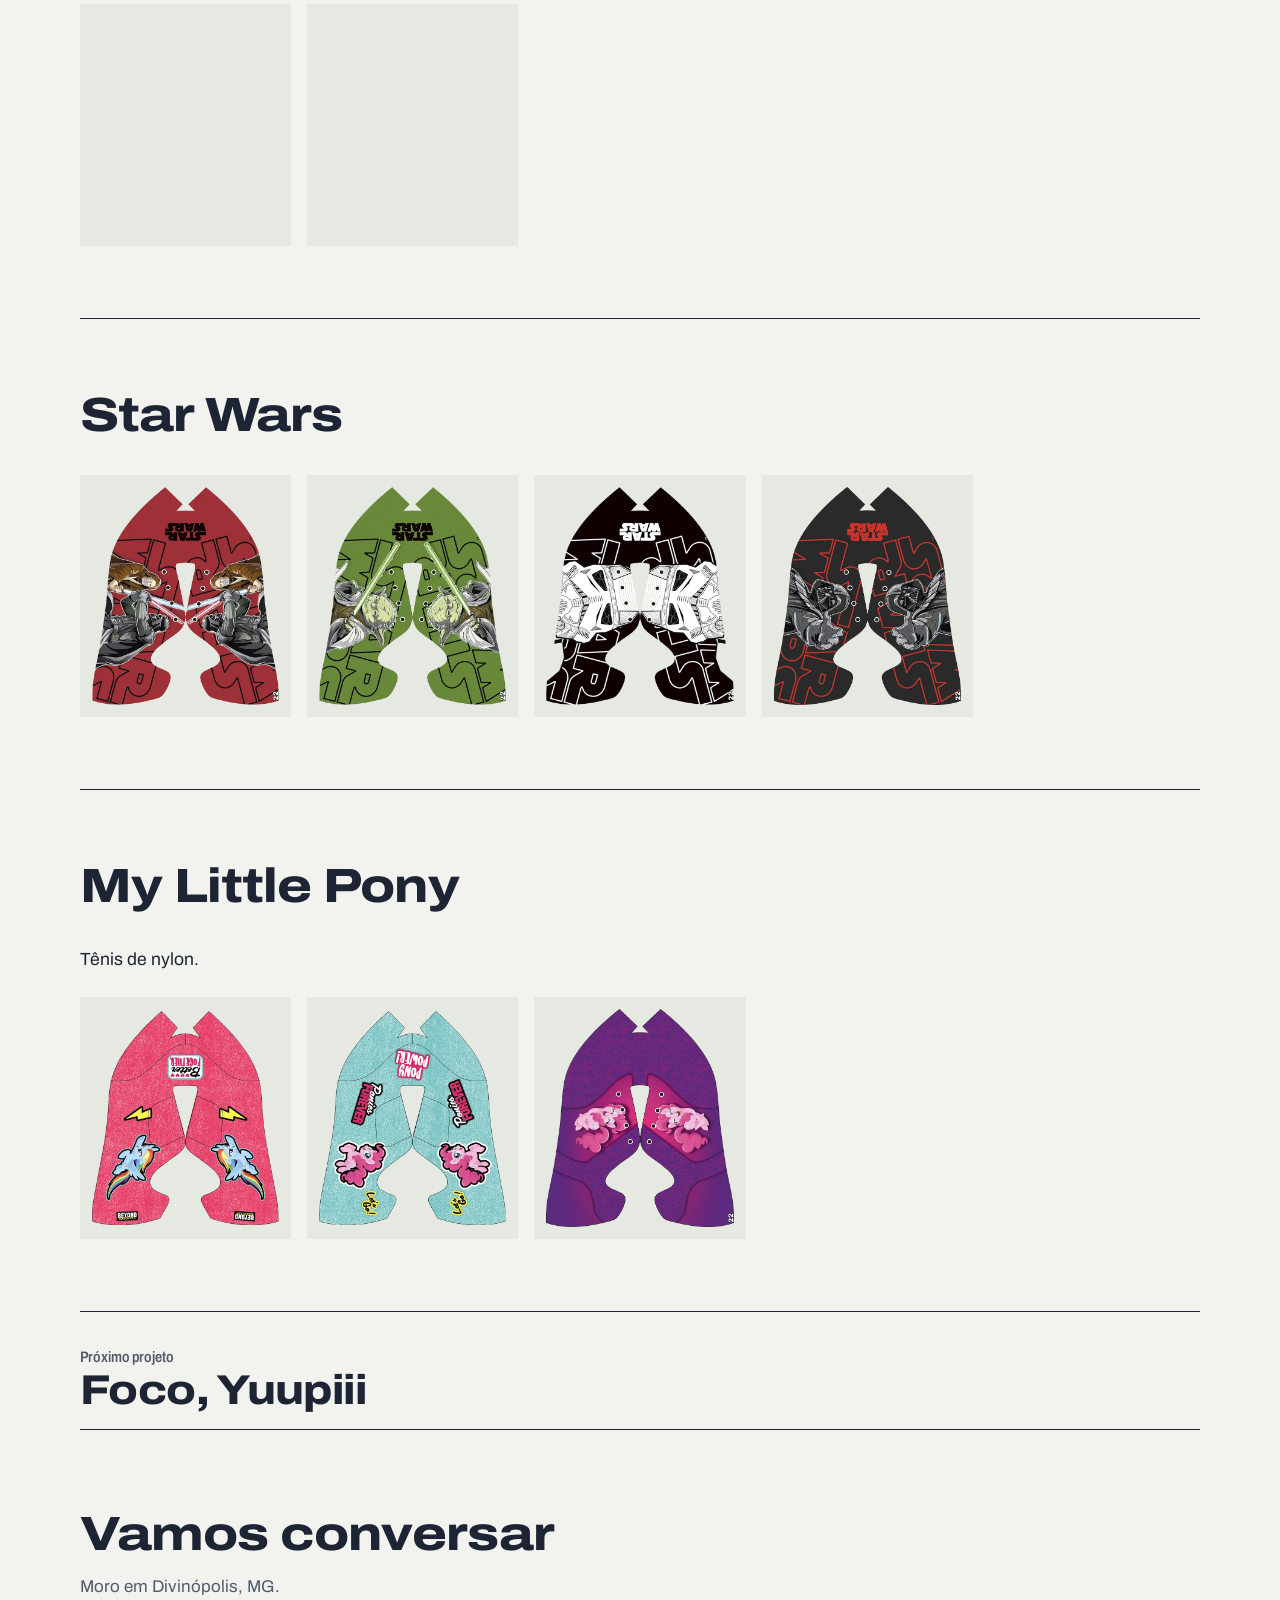
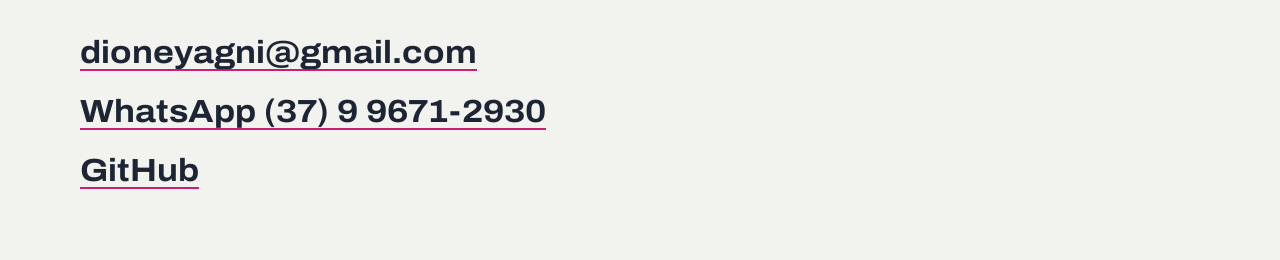
<file: trabalhos/personagens.html>
<!doctype html>
<html lang="pt-BR">
<head>
  <meta charset="utf-8">
  <meta name="viewport" content="width=device-width, initial-scale=1">
  <title>Personagens licenciados · Dione Alves</title>
  <meta name="description" content="Estampas de cabedal de tênis infantil com personagens Marvel, DC, Star Wars e My Little Pony.">
  <link rel="canonical" href="https://dioneyagni.github.io/trabalhos/personagens.html">
  <meta property="og:type" content="article">
  <meta property="og:locale" content="pt_BR">
  <meta property="og:title" content="Personagens licenciados · Dione Alves">
  <meta property="og:description" content="Estampas de cabedal de tênis infantil com personagens Marvel, DC, Star Wars e My Little Pony.">
  <meta property="og:image" content="https://dioneyagni.github.io/assets/img/trabalhos/personagens/marvel-21.webp">
  <meta name="theme-color" content="#F2F3EF" media="(prefers-color-scheme: light)">
  <meta name="theme-color" content="#151922" media="(prefers-color-scheme: dark)">
  <link rel="preconnect" href="https://fonts.googleapis.com">
  <link rel="preconnect" href="https://fonts.gstatic.com" crossorigin>
  <link rel="stylesheet" href="https://fonts.googleapis.com/css2?family=Archivo:ital,wdth,wght@0,62..125,300..900;1,62..125,400&display=swap">
  <link rel="stylesheet" href="../assets/css/site.css">
  <link rel="icon" href="data:image/svg+xml,%3Csvg xmlns='http://www.w3.org/2000/svg' viewBox='0 0 32 32'%3E%3Ccircle cx='16' cy='16' r='9' fill='none' stroke='%23D4237A' stroke-width='2.5'/%3E%3Cpath d='M16 1v30M1 16h30' stroke='%231D2433' stroke-width='2.5'/%3E%3C/svg%3E">

  <!-- Google tag (gtag.js) -->
  <script async src="https://www.googletagmanager.com/gtag/js?id=G-K57JJEJHMC"></script>
  <script>
    window.dataLayer = window.dataLayer || [];
    function gtag(){dataLayer.push(arguments);}
    gtag('js', new Date());
    gtag('config', 'G-K57JJEJHMC');
  </script>
  <script src="../assets/js/galeria.js" defer></script>
</head>
<body class="projeto">

  <a class="pular" href="#conteudo">Pular para o conteúdo</a>

  <header class="topo">
    <a class="marca" href="../">Dione Alves</a>
    <nav aria-label="Seções">
      <a href="../#trabalhos">Trabalhos</a>
      <a href="../#3d">3D</a>
      <a href="../#trajetoria">Trajetória</a>
      <a href="../#contato">Contato</a>
    </nav>
  </header>

<main id="conteudo">
  <article>
  <header class="projeto-topo">
    <a class="voltar" href="../#trabalhos">Todos os trabalhos</a>
    <h1>Personagens licenciados</h1>
    <p class="apresentacao">Estampas de cabedal de tênis infantil com personagens licenciados. Trabalhei direto com estilistas das grandes redes e com escritórios de licenciamento, seguindo o guia de cada marca e mostrando mockups antes de produzir.</p>
    <dl class="ficha">
      <div><dt>Período</dt><dd>2017 a 2023</dd></div>
      <div><dt>O que fiz</dt><dd>Criação, adaptação ao modelo e à grade, direção de arte</dd></div>
      <div><dt>Onde</dt><dd>EKOPrint, Nova Serrana</dd></div>
    </dl>
  </header>
    <figure class="midia">
      <video src="../assets/img/trabalhos/personagens/animacao.mp4" poster="../assets/img/trabalhos/personagens/animacao-poster.webp" width="725" height="900" muted loop playsinline preload="none" data-auto aria-label="Algumas estampas de cabedal, planificadas como saem para a impressão."></video>
      <figcaption>Algumas estampas de cabedal, planificadas como saem para a impressão.</figcaption>
    </figure>

  <section class="secao">
    <h2>Marvel</h2>
    <p class="texto">Homem-Aranha, Capitão América, Homem de Ferro, Hulk e outros.</p>
    <ul class="galeria cabedais">
      <li><a href="../assets/img/trabalhos/personagens/marvel-01.webp" data-w="1164" data-h="1348"><img src="../assets/img/trabalhos/personagens/marvel-01-p.webp" width="622" height="720" alt="Estampa de cabedal de tênis infantil, licenciada Marvel, planificada para impressão" loading="lazy" decoding="async"></a></li>
      <li><a href="../assets/img/trabalhos/personagens/marvel-02.webp" data-w="1164" data-h="1342"><img src="../assets/img/trabalhos/personagens/marvel-02-p.webp" width="625" height="720" alt="Estampa de cabedal de tênis infantil, licenciada Marvel, planificada para impressão" loading="lazy" decoding="async"></a></li>
      <li><a href="../assets/img/trabalhos/personagens/marvel-03.webp" data-w="1164" data-h="1354"><img src="../assets/img/trabalhos/personagens/marvel-03-p.webp" width="619" height="720" alt="Estampa de cabedal de tênis infantil, licenciada Marvel, planificada para impressão" loading="lazy" decoding="async"></a></li>
      <li><a href="../assets/img/trabalhos/personagens/marvel-04.webp" data-w="1164" data-h="1430"><img src="../assets/img/trabalhos/personagens/marvel-04-p.webp" width="586" height="720" alt="Estampa de cabedal de tênis infantil, licenciada Marvel, planificada para impressão" loading="lazy" decoding="async"></a></li>
      <li><a href="../assets/img/trabalhos/personagens/marvel-05.webp" data-w="1164" data-h="1330"><img src="../assets/img/trabalhos/personagens/marvel-05-p.webp" width="630" height="720" alt="Estampa de cabedal de tênis infantil, licenciada Marvel, planificada para impressão" loading="lazy" decoding="async"></a></li>
      <li><a href="../assets/img/trabalhos/personagens/marvel-06.webp" data-w="1164" data-h="1440"><img src="../assets/img/trabalhos/personagens/marvel-06-p.webp" width="582" height="720" alt="Estampa de cabedal de tênis infantil, licenciada Marvel, planificada para impressão" loading="lazy" decoding="async"></a></li>
      <li><a href="../assets/img/trabalhos/personagens/marvel-07.webp" data-w="1164" data-h="1348"><img src="../assets/img/trabalhos/personagens/marvel-07-p.webp" width="622" height="720" alt="Estampa de cabedal de tênis infantil, licenciada Marvel, planificada para impressão" loading="lazy" decoding="async"></a></li>
      <li><a href="../assets/img/trabalhos/personagens/marvel-08.webp" data-w="1164" data-h="1348"><img src="../assets/img/trabalhos/personagens/marvel-08-p.webp" width="622" height="720" alt="Estampa de cabedal de tênis infantil, licenciada Marvel, planificada para impressão" loading="lazy" decoding="async"></a></li>
      <li><a href="../assets/img/trabalhos/personagens/marvel-09.webp" data-w="1164" data-h="1445"><img src="../assets/img/trabalhos/personagens/marvel-09-p.webp" width="580" height="720" alt="Estampa de cabedal de tênis infantil, licenciada Marvel, planificada para impressão" loading="lazy" decoding="async"></a></li>
      <li><a href="../assets/img/trabalhos/personagens/marvel-10.webp" data-w="1164" data-h="1430"><img src="../assets/img/trabalhos/personagens/marvel-10-p.webp" width="586" height="720" alt="Estampa de cabedal de tênis infantil, licenciada Marvel, planificada para impressão" loading="lazy" decoding="async"></a></li>
      <li><a href="../assets/img/trabalhos/personagens/marvel-11.webp" data-w="1164" data-h="1348"><img src="../assets/img/trabalhos/personagens/marvel-11-p.webp" width="622" height="720" alt="Estampa de cabedal de tênis infantil, licenciada Marvel, planificada para impressão" loading="lazy" decoding="async"></a></li>
      <li><a href="../assets/img/trabalhos/personagens/marvel-12.webp" data-w="1164" data-h="1445"><img src="../assets/img/trabalhos/personagens/marvel-12-p.webp" width="580" height="720" alt="Estampa de cabedal de tênis infantil, licenciada Marvel, planificada para impressão" loading="lazy" decoding="async"></a></li>
      <li><a href="../assets/img/trabalhos/personagens/marvel-13.webp" data-w="1164" data-h="1430"><img src="../assets/img/trabalhos/personagens/marvel-13-p.webp" width="586" height="720" alt="Estampa de cabedal de tênis infantil, licenciada Marvel, planificada para impressão" loading="lazy" decoding="async"></a></li>
      <li><a href="../assets/img/trabalhos/personagens/marvel-14.webp" data-w="1164" data-h="1430"><img src="../assets/img/trabalhos/personagens/marvel-14-p.webp" width="586" height="720" alt="Estampa de cabedal de tênis infantil, licenciada Marvel, planificada para impressão" loading="lazy" decoding="async"></a></li>
      <li><a href="../assets/img/trabalhos/personagens/marvel-15.webp" data-w="1164" data-h="1330"><img src="../assets/img/trabalhos/personagens/marvel-15-p.webp" width="630" height="720" alt="Estampa de cabedal de tênis infantil, licenciada Marvel, planificada para impressão" loading="lazy" decoding="async"></a></li>
      <li><a href="../assets/img/trabalhos/personagens/marvel-16.webp" data-w="1164" data-h="1430"><img src="../assets/img/trabalhos/personagens/marvel-16-p.webp" width="586" height="720" alt="Estampa de cabedal de tênis infantil, licenciada Marvel, planificada para impressão" loading="lazy" decoding="async"></a></li>
      <li><a href="../assets/img/trabalhos/personagens/marvel-17.webp" data-w="1164" data-h="1348"><img src="../assets/img/trabalhos/personagens/marvel-17-p.webp" width="622" height="720" alt="Estampa de cabedal de tênis infantil, licenciada Marvel, planificada para impressão" loading="lazy" decoding="async"></a></li>
      <li><a href="../assets/img/trabalhos/personagens/marvel-18.webp" data-w="1164" data-h="1445"><img src="../assets/img/trabalhos/personagens/marvel-18-p.webp" width="580" height="720" alt="Estampa de cabedal de tênis infantil, licenciada Marvel, planificada para impressão" loading="lazy" decoding="async"></a></li>
      <li><a href="../assets/img/trabalhos/personagens/marvel-19.webp" data-w="1164" data-h="1430"><img src="../assets/img/trabalhos/personagens/marvel-19-p.webp" width="586" height="720" alt="Estampa de cabedal de tênis infantil, licenciada Marvel, planificada para impressão" loading="lazy" decoding="async"></a></li>
      <li><a href="../assets/img/trabalhos/personagens/marvel-20.webp" data-w="1164" data-h="1354"><img src="../assets/img/trabalhos/personagens/marvel-20-p.webp" width="619" height="720" alt="Estampa de cabedal de tênis infantil, licenciada Marvel, planificada para impressão" loading="lazy" decoding="async"></a></li>
      <li><a href="../assets/img/trabalhos/personagens/marvel-21.webp" data-w="1164" data-h="1440"><img src="../assets/img/trabalhos/personagens/marvel-21-p.webp" width="582" height="720" alt="Estampa de cabedal de tênis infantil, licenciada Marvel, planificada para impressão" loading="lazy" decoding="async"></a></li>
      <li><a href="../assets/img/trabalhos/personagens/marvel-22.webp" data-w="1164" data-h="1348"><img src="../assets/img/trabalhos/personagens/marvel-22-p.webp" width="622" height="720" alt="Estampa de cabedal de tênis infantil, licenciada Marvel, planificada para impressão" loading="lazy" decoding="async"></a></li>
      <li><a href="../assets/img/trabalhos/personagens/marvel-23.webp" data-w="1164" data-h="1342"><img src="../assets/img/trabalhos/personagens/marvel-23-p.webp" width="625" height="720" alt="Estampa de cabedal de tênis infantil, licenciada Marvel, planificada para impressão" loading="lazy" decoding="async"></a></li>
      <li><a href="../assets/img/trabalhos/personagens/marvel-24.webp" data-w="1164" data-h="1430"><img src="../assets/img/trabalhos/personagens/marvel-24-p.webp" width="586" height="720" alt="Estampa de cabedal de tênis infantil, licenciada Marvel, planificada para impressão" loading="lazy" decoding="async"></a></li>
    </ul>
  </section>

  <section class="secao">
    <h2>DC</h2>
    <ul class="galeria cabedais">
      <li><a href="../assets/img/trabalhos/personagens/dc-01.webp" data-w="1164" data-h="1354"><img src="../assets/img/trabalhos/personagens/dc-01-p.webp" width="619" height="720" alt="Estampa de cabedal de tênis infantil, licenciada DC, planificada para impressão" loading="lazy" decoding="async"></a></li>
      <li><a href="../assets/img/trabalhos/personagens/dc-02.webp" data-w="1164" data-h="1330"><img src="../assets/img/trabalhos/personagens/dc-02-p.webp" width="630" height="720" alt="Estampa de cabedal de tênis infantil, licenciada DC, planificada para impressão" loading="lazy" decoding="async"></a></li>
    </ul>
  </section>

  <section class="secao">
    <h2>Star Wars</h2>
    <ul class="galeria cabedais">
      <li><a href="../assets/img/trabalhos/personagens/sw-01.webp" data-w="1164" data-h="1353"><img src="../assets/img/trabalhos/personagens/sw-01-p.webp" width="619" height="720" alt="Estampa de cabedal de tênis infantil, licenciada Star Wars, planificada para impressão" loading="lazy" decoding="async"></a></li>
      <li><a href="../assets/img/trabalhos/personagens/sw-02.webp" data-w="1164" data-h="1353"><img src="../assets/img/trabalhos/personagens/sw-02-p.webp" width="619" height="720" alt="Estampa de cabedal de tênis infantil, licenciada Star Wars, planificada para impressão" loading="lazy" decoding="async"></a></li>
      <li><a href="../assets/img/trabalhos/personagens/sw-03.webp" data-w="1162" data-h="1353"><img src="../assets/img/trabalhos/personagens/sw-03-p.webp" width="618" height="720" alt="Estampa de cabedal de tênis infantil, licenciada Star Wars, planificada para impressão" loading="lazy" decoding="async"></a></li>
      <li><a href="../assets/img/trabalhos/personagens/sw-04.webp" data-w="1164" data-h="1354"><img src="../assets/img/trabalhos/personagens/sw-04-p.webp" width="619" height="720" alt="Estampa de cabedal de tênis infantil, licenciada Star Wars, planificada para impressão" loading="lazy" decoding="async"></a></li>
    </ul>
  </section>

  <section class="secao">
    <h2>My Little Pony</h2>
    <p class="texto">Tênis de nylon.</p>
    <ul class="galeria cabedais">
      <li><a href="../assets/img/trabalhos/personagens/mlp-01.webp" data-w="1164" data-h="1330"><img src="../assets/img/trabalhos/personagens/mlp-01-p.webp" width="630" height="720" alt="Estampa de cabedal de tênis infantil, licenciada My Little Pony, planificada para impressão" loading="lazy" decoding="async"></a></li>
      <li><a href="../assets/img/trabalhos/personagens/mlp-02.webp" data-w="1164" data-h="1330"><img src="../assets/img/trabalhos/personagens/mlp-02-p.webp" width="630" height="720" alt="Estampa de cabedal de tênis infantil, licenciada My Little Pony, planificada para impressão" loading="lazy" decoding="async"></a></li>
      <li><a href="../assets/img/trabalhos/personagens/mlp-03.webp" data-w="1164" data-h="1354"><img src="../assets/img/trabalhos/personagens/mlp-03-p.webp" width="619" height="720" alt="Estampa de cabedal de tênis infantil, licenciada My Little Pony, planificada para impressão" loading="lazy" decoding="async"></a></li>
    </ul>
  </section>
  <nav class="proximo" aria-label="Outros projetos">
    <a href="foco.html"><span>Próximo projeto</span> Foco, Yuupiii</a>
  </nav>
  </article>
</main>

  <footer id="contato" class="contato" aria-labelledby="t-contato">
    <h2 id="t-contato">Vamos conversar</h2>
    <p>Moro em Divinópolis, MG.</p>
    <ul class="canais">
      <li><a href="mailto:dioneyagni@gmail.com">dioneyagni@gmail.com</a></li>
      <li><a href="https://wa.me/5537996712930">WhatsApp (37) 9 9671-2930</a></li>
      <li><a href="https://github.com/dioneyagni">GitHub</a></li>
    </ul>
  </footer>

</body>
</html>
</file>
<file: assets/css/site.css>
/* =========================================================
   Portfólio Dione Martins
   Cores de processo (ciano, magenta, amarelo) sobre papel e tinta.
   ========================================================= */

:root {
  --papel: #F2F3EF;
  --papel-2: #E6E8E2;
  --tinta: #1D2433;
  --tinta-suave: #525B6B;
  --linha: #C9CDC4;
  --ciano: #0093B8;
  --magenta: #C81F72;
  --amarelo: #F2C200;

  --fonte: "Archivo", "Helvetica Neue", Arial, sans-serif;
  --gutter: 16px;
  --largura: 72rem;
  --medida: 64ch;
  color-scheme: light;
}

@media (prefers-color-scheme: dark) {
  :root:not([data-theme="light"]) {
    --papel: #151922;
    --papel-2: #1E2430;
    --tinta: #E7E9EC;
    --tinta-suave: #A2A9B6;
    --linha: #343B49;
    --ciano: #3BB9DA;
    --magenta: #EC5A9E;
    --amarelo: #F2C200;
    color-scheme: dark;
  }
}
:root[data-theme="dark"] {
  --papel: #151922;
  --papel-2: #1E2430;
  --tinta: #E7E9EC;
  --tinta-suave: #A2A9B6;
  --linha: #343B49;
  --ciano: #3BB9DA;
  --magenta: #EC5A9E;
  color-scheme: dark;
}

/* ---------- base ---------- */
*, *::before, *::after { box-sizing: border-box; }

html { scroll-behavior: smooth; scroll-padding-top: 4.5rem; }
@media (prefers-reduced-motion: reduce) { html { scroll-behavior: auto; } }

body {
  margin: 0;
  background: var(--papel);
  color: var(--tinta);
  font-family: var(--fonte);
  font-size: 1.0625rem;
  line-height: 1.55;
  font-variation-settings: "wdth" 100;
  -webkit-font-smoothing: antialiased;
  text-rendering: optimizeLegibility;
}

h1, h2, h3, h4, p, ul, ol, dl, dd, figure { margin: 0; }
ul, ol { padding: 0; list-style: none; }

a { color: inherit; text-decoration-color: var(--magenta); text-decoration-thickness: 2px; text-underline-offset: .2em; }
a:hover { color: var(--magenta); }
:focus-visible { outline: 3px solid var(--ciano); outline-offset: 3px; border-radius: 2px; }

.pular {
  position: absolute; left: var(--gutter); top: -4rem;
  background: var(--tinta); color: var(--papel); padding: .6rem 1rem; z-index: 10;
}
.pular:focus { top: .75rem; }

/* ---------- topo ---------- */
.topo {
  position: sticky; top: 0; z-index: 5;
  display: flex; flex-wrap: wrap; align-items: baseline; justify-content: space-between; gap: .5rem 1.5rem;
  max-width: var(--largura); margin: 0 auto;
  padding: .9rem var(--gutter);
  background: color-mix(in srgb, var(--papel) 92%, transparent);
  backdrop-filter: blur(6px);
}
.marca {
  font-weight: 800; font-variation-settings: "wdth" 125; text-decoration: none;
  letter-spacing: -.01em;
}
.topo nav { display: flex; flex-wrap: wrap; gap: .25rem 1.25rem; font-size: .95rem; }
.topo nav a { text-decoration: none; color: var(--tinta-suave); font-variation-settings: "wdth" 85; font-weight: 550; }
.topo nav a:hover { color: var(--magenta); }

main, .contato { max-width: var(--largura); margin: 0 auto; padding-inline: var(--gutter); }

/* ---------- abertura ---------- */
.abertura {
  display: grid;
  padding-block: clamp(2.5rem, 7vw, 5.5rem) clamp(3rem, 8vw, 6rem);
}

/* marcas de corte nos quatro cantos, como numa prova de impressão */
.prova {
  --m: 22px; --e: 1.5px;
  position: relative;
  padding: clamp(1.75rem, 4vw, 3rem);
  background:
    linear-gradient(var(--tinta), var(--tinta)) left top / var(--m) var(--e),
    linear-gradient(var(--tinta), var(--tinta)) left top / var(--e) var(--m),
    linear-gradient(var(--tinta), var(--tinta)) right top / var(--m) var(--e),
    linear-gradient(var(--tinta), var(--tinta)) right top / var(--e) var(--m),
    linear-gradient(var(--tinta), var(--tinta)) left bottom / var(--m) var(--e),
    linear-gradient(var(--tinta), var(--tinta)) left bottom / var(--e) var(--m),
    linear-gradient(var(--tinta), var(--tinta)) right bottom / var(--m) var(--e),
    linear-gradient(var(--tinta), var(--tinta)) right bottom / var(--e) var(--m);
  background-repeat: no-repeat;
}

h1 {
  font-size: clamp(2.35rem, 7.4vw, 6.25rem);
  line-height: .95;
  font-weight: 820;
  font-variation-settings: "wdth" 125;
  letter-spacing: -.025em;
  overflow-wrap: anywhere;
}

.apresentacao {
  margin-top: 1.75rem;
  max-width: 46ch;
  font-size: clamp(1.15rem, 2vw, 1.45rem);
  line-height: 1.4;
  font-variation-settings: "wdth" 92;
}

/* ---------- seções ---------- */
.secao { padding-block: clamp(2.75rem, 6vw, 4.5rem); border-top: 1.5px solid var(--tinta); }

h2 {
  font-size: clamp(1.9rem, 4.5vw, 3rem);
  line-height: 1;
  font-weight: 780;
  font-variation-settings: "wdth" 118;
  letter-spacing: -.02em;
  margin-bottom: clamp(1.5rem, 3vw, 2.25rem);
}

.grupo {
  font-size: 1.15rem; font-weight: 650; font-variation-settings: "wdth" 80;
  color: var(--magenta);
  margin: 2.25rem 0 .25rem;
}
.grupo:first-of-type { margin-top: 0; }

.texto { max-width: var(--medida); font-size: 1.1rem; }

/* linhas com ano à esquerda (trabalhos e trajetória) */
.trabalhos > li, .linha > li {
  display: grid; gap: .25rem 2rem;
  padding-block: 1.25rem;
  border-bottom: 1px solid var(--linha);
}
@media (min-width: 720px) {
  .trabalhos > li, .linha > li { grid-template-columns: 10rem minmax(0, var(--medida)); }
}
.quando {
  font-size: .95rem; font-weight: 600; color: var(--tinta-suave);
  font-variation-settings: "wdth" 75; font-variant-numeric: tabular-nums;
  padding-top: .2rem;
}
.trabalhos h4, .linha h3 {
  font-size: 1.3rem; line-height: 1.2; font-weight: 720; font-variation-settings: "wdth" 105;
  margin-bottom: .35rem;
}
.trabalhos p:not(.quando), .linha p:not(.quando):not(.cargo) { color: var(--tinta); }
.cargo { color: var(--tinta-suave); font-style: italic; margin-bottom: .4rem; }

/* trajetória: fio vertical com marca de registro em cada parada */
@media (min-width: 720px) {
  .linha > li { position: relative; border-bottom: 0; padding-block: 1.1rem; }
  .linha > li > div { position: relative; padding-left: 2rem; border-left: 1.5px solid var(--linha); padding-bottom: .5rem; }
  .linha > li > div::before {
    content: ""; position: absolute; left: -8px; top: .35rem;
    width: 14px; height: 14px; border-radius: 50%;
    border: 1.5px solid var(--tinta); background: var(--papel);
  }
  .linha > li:first-child > div::before { background: var(--magenta); border-color: var(--magenta); }
}

/* 3D */
.galeria-3d {
  margin-top: 2rem;
  display: grid; gap: 1.5rem;
  grid-template-columns: repeat(auto-fill, minmax(min(100%, 18rem), 1fr));
}
.galeria-3d figure { display: grid; gap: .6rem; }
.galeria-3d img, .galeria-3d model-viewer {
  width: 100%; height: auto; aspect-ratio: 4 / 3; object-fit: cover;
  background: var(--papel-2); display: block;
}
.galeria-3d figcaption { font-size: .95rem; color: var(--tinta-suave); }
.galeria-3d figcaption strong { display: block; color: var(--tinta); font-weight: 700; }
.aguardando {
  grid-column: 1 / -1;
  padding: 1.5rem; color: var(--tinta-suave);
  border: 1.5px dashed var(--linha);
}

/* como eu trabalho */
.principios { display: grid; gap: 1.75rem 3rem; }
@media (min-width: 820px) { .principios { grid-template-columns: repeat(2, minmax(0, 1fr)); } }
.principios div { max-width: 52ch; }
.principios dt { font-size: 1.2rem; font-weight: 720; font-variation-settings: "wdth" 105; margin-bottom: .3rem; }
.principios dd { color: var(--tinta); }

/* formação e ferramentas */
.duas { display: grid; gap: 2.5rem 4rem; }
@media (min-width: 860px) { .duas { grid-template-columns: minmax(0, 1fr) minmax(0, 1fr); } }
.formacao li { padding-block: .8rem; border-bottom: 1px solid var(--linha); }
.formacao li:first-child { padding-top: 0; }
.formacao strong { display: block; font-weight: 700; }
.ferramentas { display: grid; grid-template-columns: 9.5rem minmax(0, 1fr); gap: .7rem 1rem; }
.ferramentas dt { font-weight: 650; font-variation-settings: "wdth" 80; color: var(--tinta-suave); }
@media (max-width: 420px) {
  .ferramentas { grid-template-columns: 1fr; gap: .1rem; }
  .ferramentas dd { margin-bottom: .7rem; }
}

/* ---------- contato ---------- */
.contato {
  width: min(100% - 2 * var(--gutter), var(--largura) - 2 * var(--gutter));
  padding-inline: 0;
  padding-block: clamp(3rem, 7vw, 5rem) 4rem;
  border-top: 1.5px solid var(--tinta);
}
.contato h2 { margin-bottom: 1rem; }
.contato > p { max-width: var(--medida); color: var(--tinta-suave); }
.canais { margin-top: 1.75rem; display: grid; gap: .6rem; }
.canais a {
  font-size: clamp(1.2rem, 3.2vw, 2rem);
  font-weight: 700; font-variation-settings: "wdth" 110;
  overflow-wrap: anywhere;
}

/* ---------- home: projetos com imagem ---------- */
.trabalhos > li.com-imagem { align-items: start; }
@media (min-width: 720px) {
  .trabalhos > li.com-imagem { grid-template-columns: 10rem minmax(0, var(--medida)) minmax(9rem, 15rem); }
}
.miniatura {
  display: block; background: #fff;
  aspect-ratio: 4 / 3; overflow: hidden;
}
.miniatura img, .miniatura video { width: 100%; height: 100%; object-fit: contain; display: block; }
@media (max-width: 719px) { .miniatura { max-width: 22rem; margin-top: .75rem; } }
.ver {
  display: inline-block; margin-top: .6rem;
  font-weight: 650; font-variation-settings: "wdth" 90;
}

/* ---------- páginas de projeto ---------- */
.projeto-topo { padding-block: clamp(2rem, 6vw, 4rem) clamp(2rem, 5vw, 3rem); }
.voltar { font-size: .95rem; font-variation-settings: "wdth" 85; font-weight: 550; color: var(--tinta-suave); }
.projeto-topo h1 { margin-top: 1.5rem; font-size: clamp(2.2rem, 6.5vw, 5rem); }
.projeto-topo .apresentacao { max-width: 54ch; }

.ficha { margin-top: 2rem; display: flex; flex-wrap: wrap; gap: 1rem 2.5rem; }
.ficha dt { font-size: .85rem; font-weight: 600; color: var(--tinta-suave); font-variation-settings: "wdth" 75; }
.ficha dd { font-weight: 600; }

.midia { margin-block: 0 clamp(2.5rem, 6vw, 4rem); }
.midia a { display: block; }
.midia img, .midia video {
  display: block; width: 100%; height: auto;
  background: var(--papel-2);
}
.midia video { max-height: 80vh; object-fit: contain; }
.midia figcaption { margin-top: .6rem; font-size: .95rem; color: var(--tinta-suave); }

.duas-midias { display: grid; gap: 1.5rem; margin-bottom: 2rem; }
@media (min-width: 760px) { .duas-midias { grid-template-columns: 1fr 1fr; } }
.duas-midias .midia { margin: 0; }

.secao .texto + .galeria, .secao .texto + .midia { margin-top: 1.5rem; }

.galeria {
  display: grid; gap: clamp(.5rem, 1.5vw, 1rem);
  grid-template-columns: repeat(auto-fill, minmax(min(100%, 14rem), 1fr));
}
.galeria.cabedais { grid-template-columns: repeat(auto-fill, minmax(min(46%, 11.5rem), 1fr)); }
.galeria.largas { grid-template-columns: repeat(auto-fill, minmax(min(100%, 22rem), 1fr)); }
.galeria a {
  display: block; height: 100%;
  background: var(--papel-2);
  padding: clamp(.4rem, 1vw, .75rem);
}
.galeria.largas a { padding: 0; background: #fff; }
.galeria img { display: block; width: 100%; height: 100%; object-fit: contain; }
.galeria a:hover { outline: 2px solid var(--magenta); outline-offset: -2px; }

.proximo { border-top: 1.5px solid var(--tinta); padding-block: 2rem 1rem; }
.proximo a {
  display: inline-flex; flex-direction: column; gap: .2rem;
  font-size: clamp(1.6rem, 4vw, 2.6rem); font-weight: 780; font-variation-settings: "wdth" 115;
  letter-spacing: -.015em; line-height: 1.05; text-decoration: none;
}
.proximo a span { font-size: .95rem; font-weight: 600; color: var(--tinta-suave); font-variation-settings: "wdth" 80; letter-spacing: 0; }
.proximo a:hover { color: var(--magenta); }

/* visualizador de imagens */
.visor {
  width: 100vw; height: 100vh; max-width: none; max-height: none;
  margin: 0; padding: 0; border: 0;
  background: rgb(10 12 18 / .94); color: #EEF0F2;
}
.visor::backdrop { background: rgb(10 12 18 / .6); }
.visor figure {
  height: 100%; display: grid; place-items: center;
  padding: 3.5rem var(--gutter) 3rem;
}
.visor img { max-width: 100%; max-height: calc(100vh - 7rem); width: auto; height: auto; object-fit: contain; }
.visor figcaption { position: absolute; bottom: 1rem; left: 0; right: 0; text-align: center; font-size: .9rem; color: #B9BEC7; }
.visor button {
  position: absolute; border: 0; cursor: pointer;
  background: rgb(255 255 255 / .1); color: inherit; font: inherit;
}
.visor button:hover { background: rgb(255 255 255 / .2); }
.visor-fechar { top: .75rem; right: .75rem; padding: .5rem 1rem; font-weight: 600; }
.visor-ant, .visor-prox { top: 50%; translate: 0 -50%; width: 3rem; height: 4.5rem; font-size: 2rem !important; line-height: 1; }
.visor-ant { left: .5rem; }
.visor-prox { right: .5rem; }
.visor :focus-visible { outline-color: #fff; }
.trabalhos h4 a { text-decoration: none; }
.trabalhos h4 a:hover { text-decoration: underline; }
.galeria:not(.cabedais) a { background: #fff; }
.midia video { background: #fff; }
</file>
